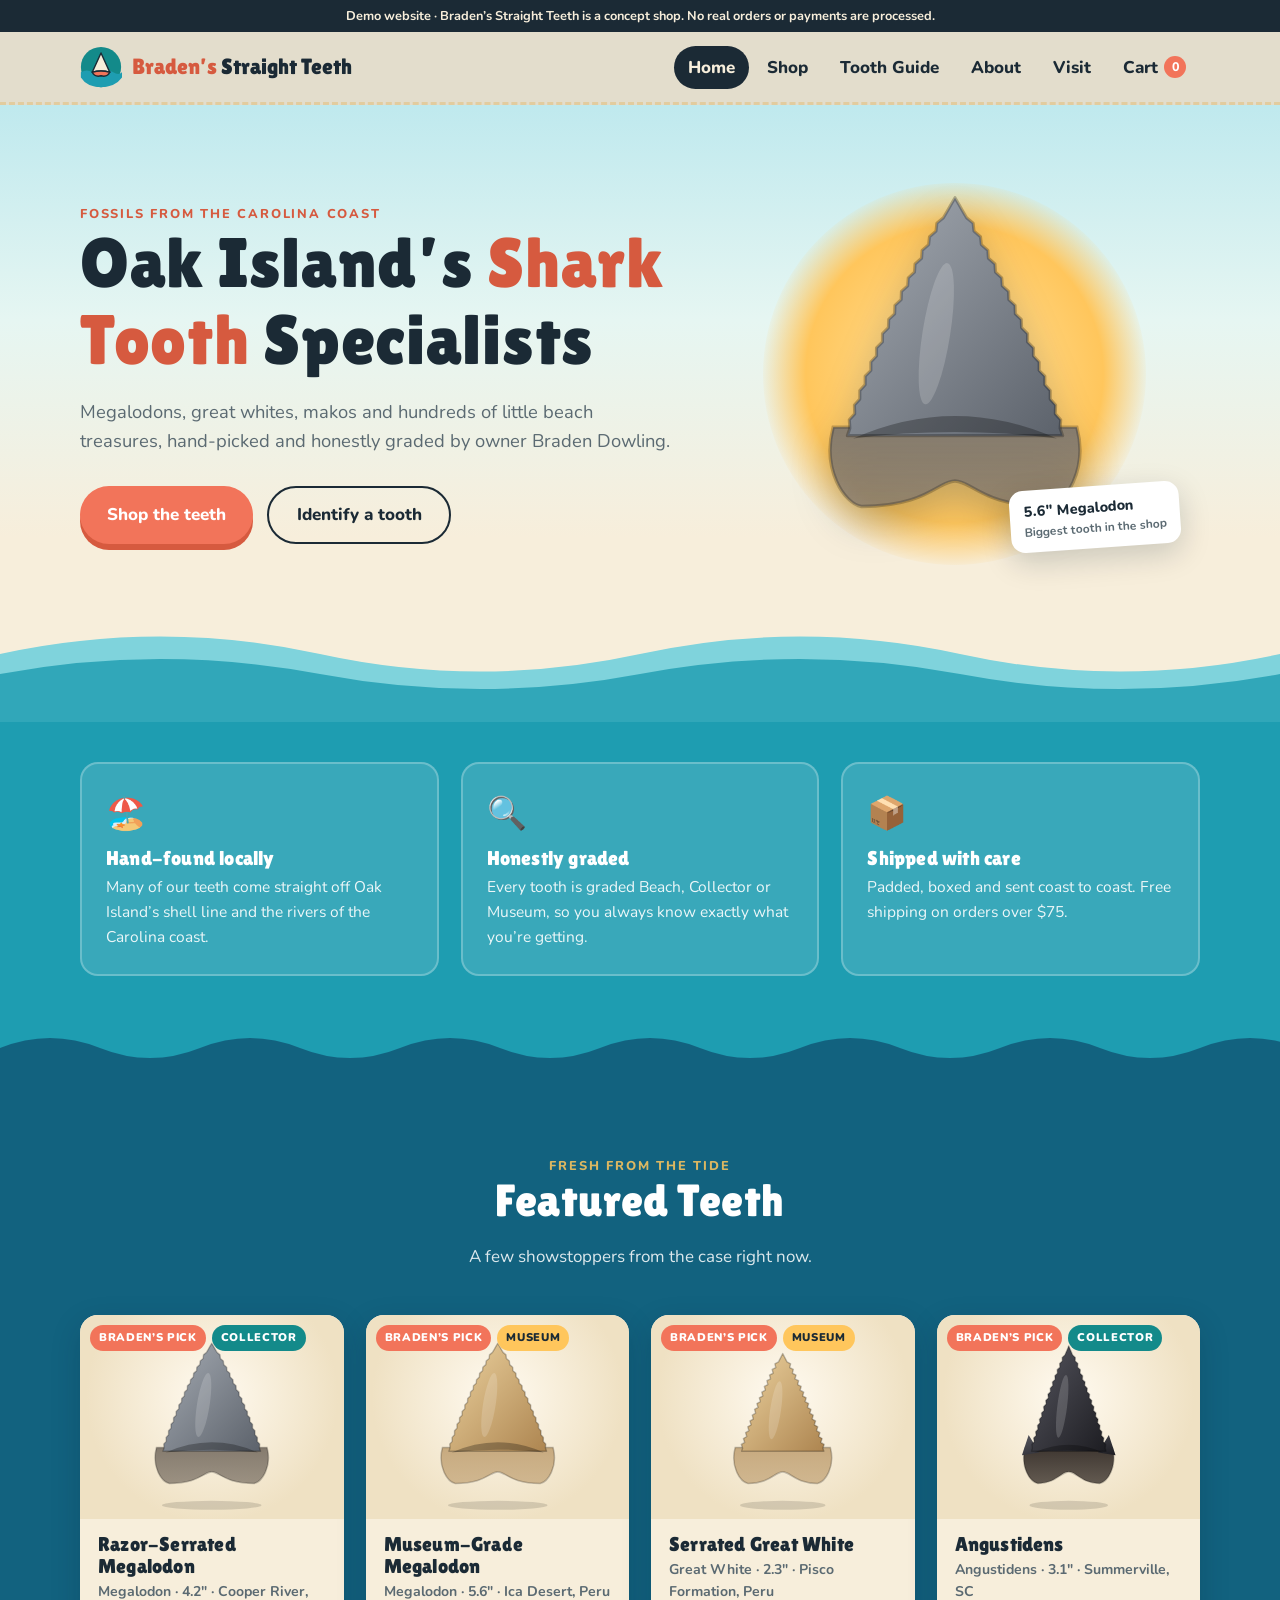
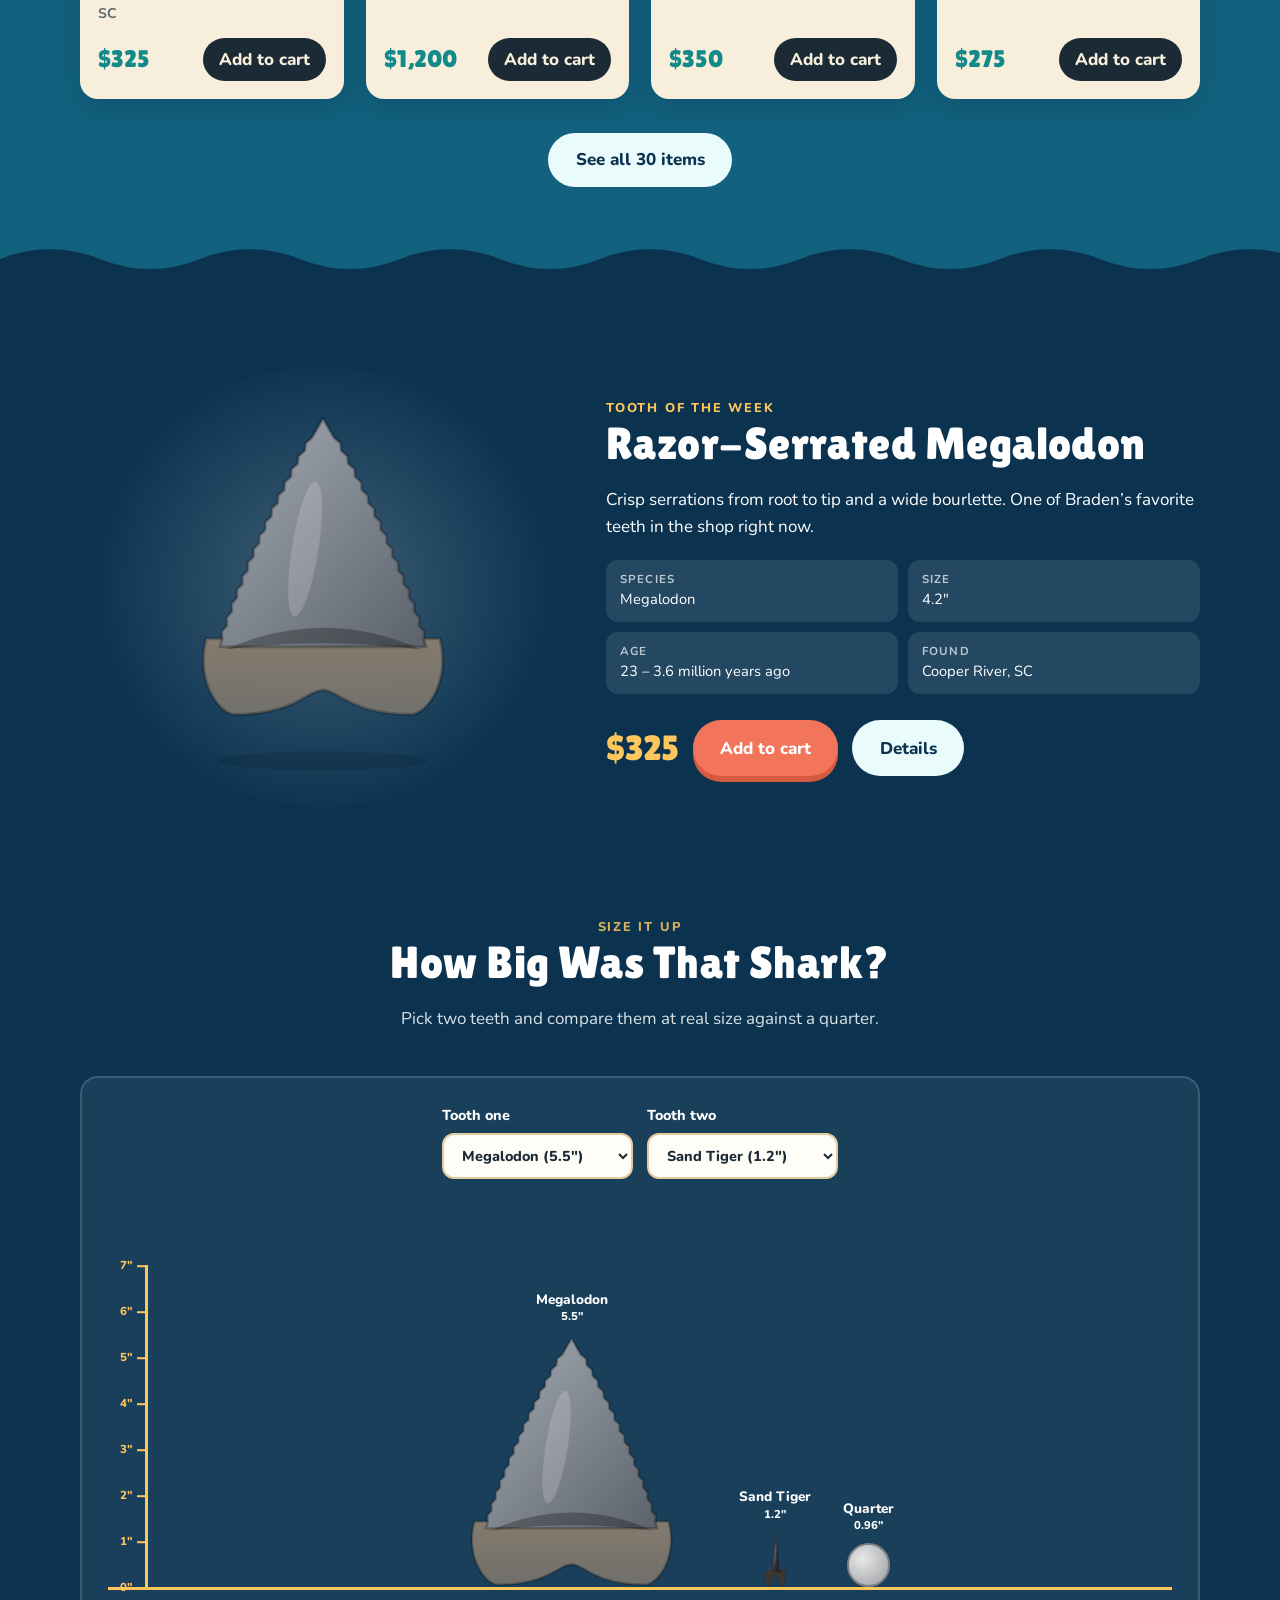
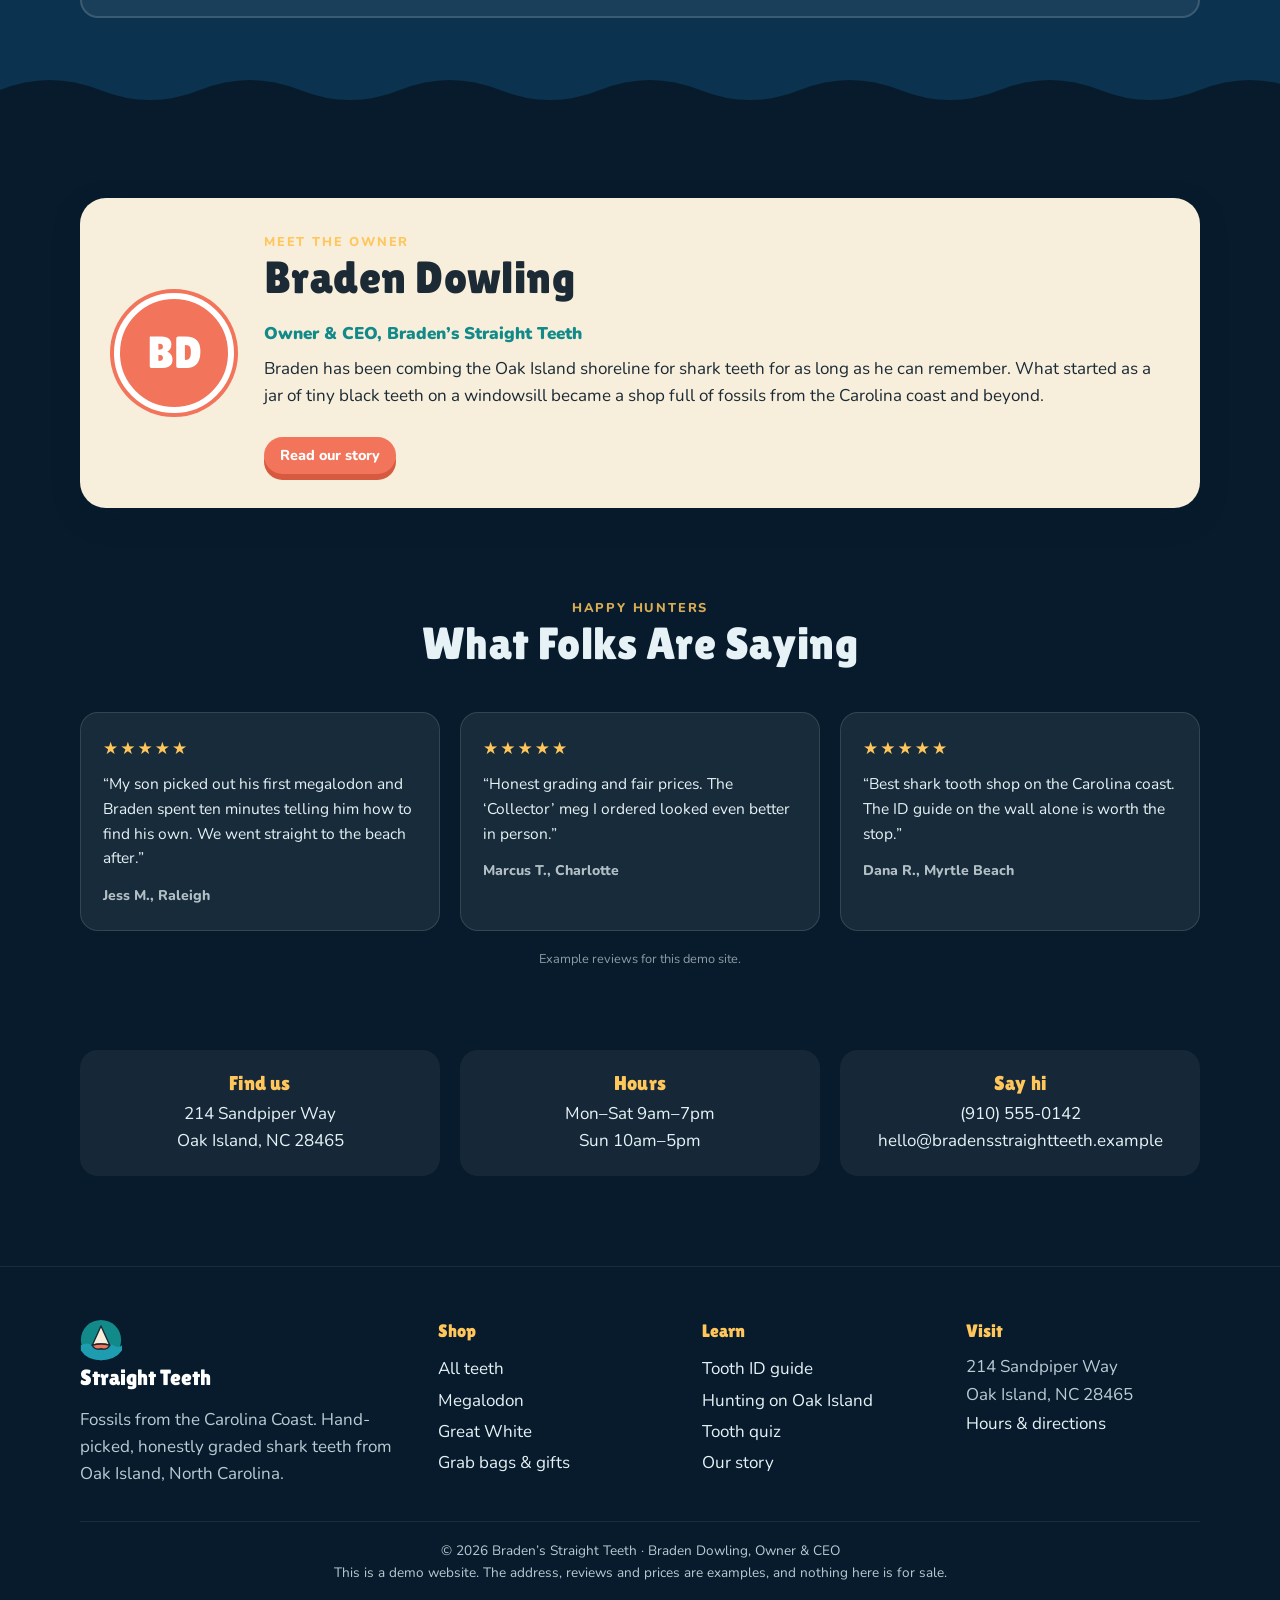
<file: index.html>
<!doctype html>
<html lang="en">
<head>
  <meta charset="utf-8">
  <meta name="viewport" content="width=device-width, initial-scale=1">
  <title>Braden’s Straight Teeth · Shark Teeth on Oak Island, NC</title>
  <meta name="description" content="Braden’s Straight Teeth: fossils from the Carolina Coast. Megalodon, great white, mako and more, hand-picked on Oak Island, NC. (Demo site)">
  <link rel="preconnect" href="https://fonts.googleapis.com">
  <link rel="preconnect" href="https://fonts.gstatic.com" crossorigin>
  <link href="https://fonts.googleapis.com/css2?family=Lilita+One&family=Nunito:wght@400;700;800;900&display=swap" rel="stylesheet">
  <link rel="stylesheet" href="css/style.css">
  <link rel="icon" href="favicon.svg" type="image/svg+xml">
</head>
<body data-page="home">
  <div id="site-header"></div>

  <section class="hero">
    <div class="wrap">
      <div>
        <p class="eyebrow">Fossils from the Carolina Coast</p>
        <h1>Oak Island’s <span>Shark Tooth</span> Specialists</h1>
        <p class="lead">Megalodons, great whites, makos and hundreds of little beach treasures, hand-picked and honestly graded by owner Braden Dowling.</p>
        <div class="hero-actions">
          <a class="btn btn-coral" href="shop.html">Shop the teeth</a>
          <a class="btn btn-ghost" href="guide.html">Identify a tooth</a>
        </div>
      </div>
      <div class="hero-art">
        <div class="sun"></div>
        <div class="tooth" id="hero-tooth"></div>
        <div class="hero-tag">5.6″ Megalodon<small>Biggest tooth in the shop</small></div>
      </div>
    </div>
    <div class="waves" aria-hidden="true">
      <svg viewBox="0 0 1600 120" preserveAspectRatio="none"><path d="M0 50 Q100 15 200 50 T400 50 T600 50 T800 50 T1000 50 T1200 50 T1400 50 T1600 50 V120 H0Z" fill="#7fd3dc"/></svg>
      <svg viewBox="0 0 1600 120" preserveAspectRatio="none"><path d="M0 70 Q100 40 200 70 T400 70 T600 70 T800 70 T1000 70 T1200 70 T1400 70 T1600 70 V120 H0Z" fill="#1e9db1"/></svg>
    </div>
  </section>

  <section class="band shallow flat" style="padding-top:40px">
    <div class="wrap props">
      <div class="prop"><div class="icon">🏖️</div><h3>Hand-found locally</h3><p>Many of our teeth come straight off Oak Island’s shell line and the rivers of the Carolina coast.</p></div>
      <div class="prop"><div class="icon">🔍</div><h3>Honestly graded</h3><p>Every tooth is graded Beach, Collector or Museum, so you always know exactly what you’re getting.</p></div>
      <div class="prop"><div class="icon">📦</div><h3>Shipped with care</h3><p>Padded, boxed and sent coast to coast. Free shipping on orders over $75.</p></div>
    </div>
  </section>

  <section class="band mid">
    <div class="bubbles" data-count="10"></div>
    <div class="wrap">
      <div class="section-head"><p class="eyebrow">Fresh from the tide</p><h2>Featured Teeth</h2><p>A few showstoppers from the case right now.</p></div>
      <div class="grid" id="featured"></div>
      <p style="text-align:center;margin-top:34px"><a class="btn btn-light" href="shop.html">See all 30 items</a></p>
    </div>
  </section>

  <section class="band deep">
    <div class="bubbles" data-count="14"></div>
    <div class="wrap totw">
      <div class="totw-art" id="totw-art"></div>
      <div id="totw-info"></div>
    </div>
  </section>

  <section class="band deep flat" style="padding-top:20px">
    <div class="wrap">
      <div class="section-head"><p class="eyebrow">Size it up</p><h2>How Big Was That Shark?</h2><p>Pick two teeth and compare them at real size against a quarter.</p></div>
      <div class="compare">
        <div class="compare-controls">
          <label>Tooth one <select id="cmp-a"></select></label>
          <label>Tooth two <select id="cmp-b"></select></label>
        </div>
        <div class="stage" id="stage"></div>
      </div>
    </div>
  </section>

  <section class="band abyss">
    <div class="bubbles" data-count="18"></div>
    <div class="wrap">
      <div class="owner">
        <div class="monogram">BD</div>
        <div>
          <p class="eyebrow">Meet the owner</p>
          <h2>Braden Dowling</h2>
          <p class="role">Owner &amp; CEO, Braden’s Straight Teeth</p>
          <p>Braden has been combing the Oak Island shoreline for shark teeth for as long as he can remember. What started as a jar of tiny black teeth on a windowsill became a shop full of fossils from the Carolina coast and beyond.</p><br>
          <a class="btn btn-coral btn-sm" href="about.html">Read our story</a>
        </div>
      </div>

      <div class="section-head" style="margin-top:90px"><p class="eyebrow">Happy hunters</p><h2>What Folks Are Saying</h2></div>
      <div class="reviews" id="reviews"></div>
      <p class="demo-note">Example reviews for this demo site.</p>

      <div class="visit-strip" style="margin-top:80px">
        <div><h3>Find us</h3><p>214 Sandpiper Way<br>Oak Island, NC 28465</p></div>
        <div><h3>Hours</h3><p>Mon–Sat 9am–7pm<br>Sun 10am–5pm</p></div>
        <div><h3>Say hi</h3><p>(910) 555-0142<br>hello@bradensstraightteeth.example</p></div>
      </div>
    </div>
  </section>

  <div id="site-footer"></div>
  <script src="js/data.js"></script>
  <script src="js/teeth.js"></script>
  <script src="js/app.js"></script>
</body>
</html>
</file>
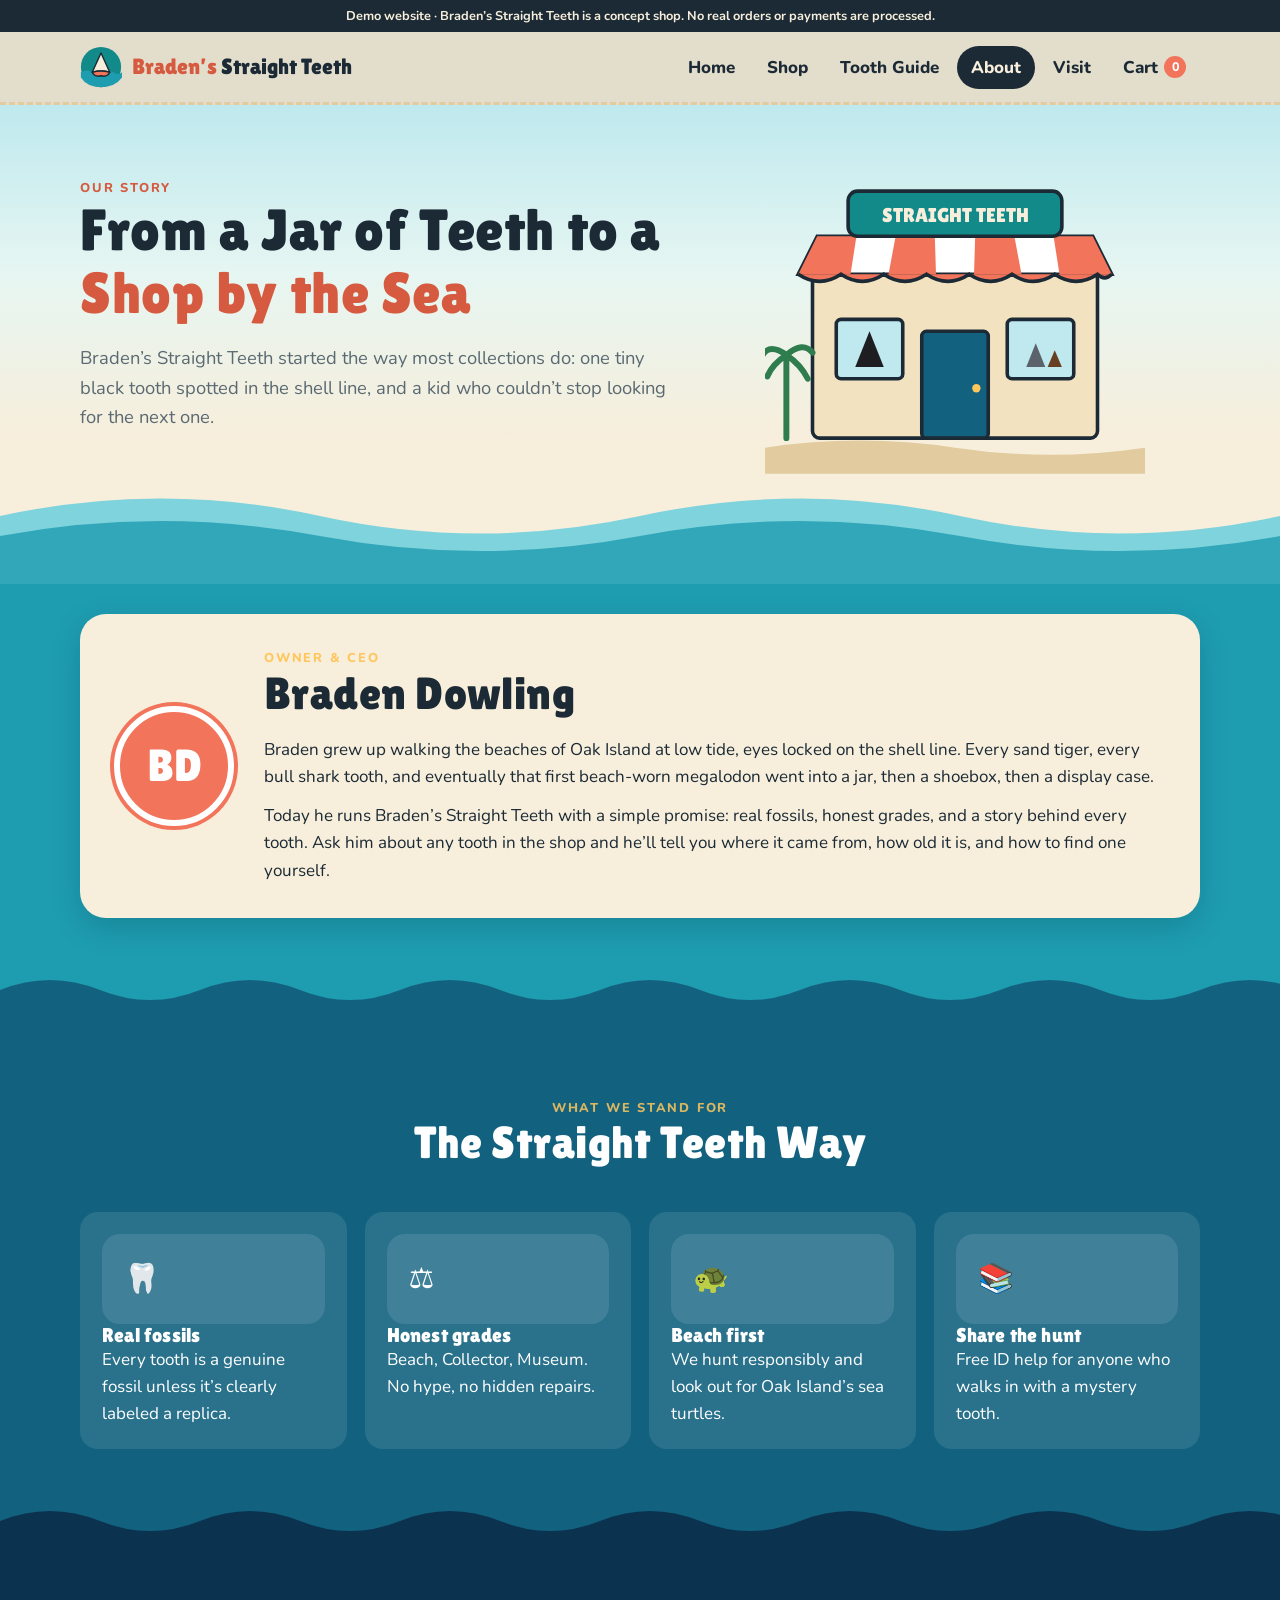
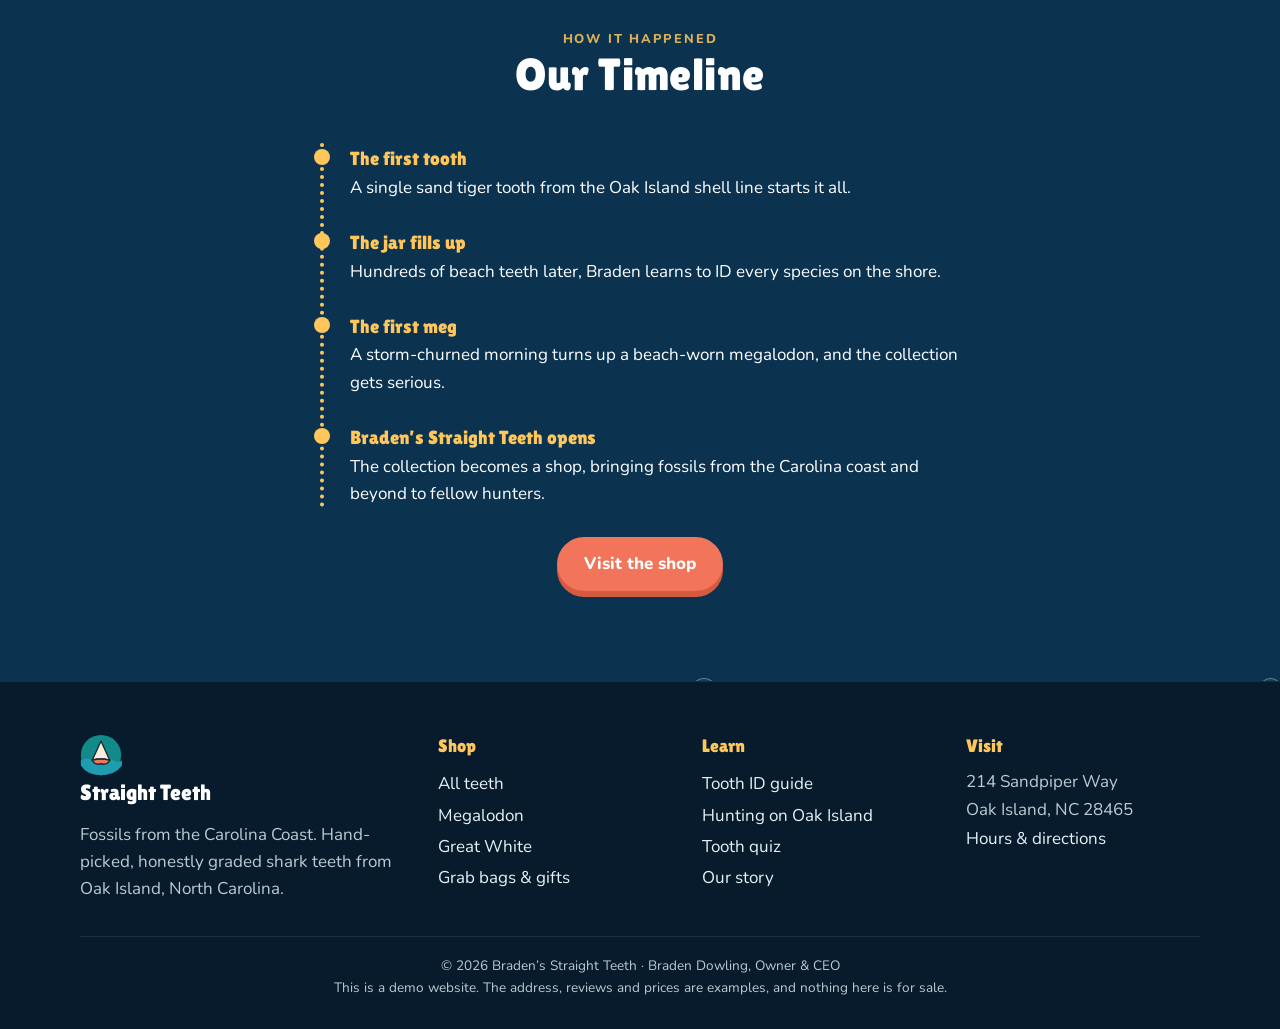
<file: about.html>
<!doctype html>
<html lang="en">
<head>
  <meta charset="utf-8">
  <meta name="viewport" content="width=device-width, initial-scale=1">
  <title>Our Story · Braden’s Straight Teeth</title>
  <meta name="description" content="Meet Braden Dowling, Owner & CEO of Braden’s Straight Teeth on Oak Island, NC. (Demo site)">
  <link rel="preconnect" href="https://fonts.googleapis.com">
  <link rel="preconnect" href="https://fonts.gstatic.com" crossorigin>
  <link href="https://fonts.googleapis.com/css2?family=Lilita+One&family=Nunito:wght@400;700;800;900&display=swap" rel="stylesheet">
  <link rel="stylesheet" href="css/style.css">
  <link rel="icon" href="favicon.svg" type="image/svg+xml">
</head>
<body data-page="about">
  <div id="site-header"></div>

  <section class="hero page-hero">
    <div class="wrap">
      <div>
        <p class="eyebrow">Our Story</p>
        <h1>From a Jar of Teeth to a <span>Shop by the Sea</span></h1>
        <p class="lead">Braden’s Straight Teeth started the way most collections do: one tiny black tooth spotted in the shell line, and a kid who couldn’t stop looking for the next one.</p>
      </div>
      <div class="hero-art">
        <svg viewBox="0 0 320 260" xmlns="http://www.w3.org/2000/svg" role="img" aria-label="Illustration of the Braden Tooth and Tide beach shop" style="width:min(380px,90%)">
          <rect x="40" y="90" width="240" height="140" rx="6" fill="#f2e2bf" stroke="#1b2a35" stroke-width="3"/>
          <path d="M28 92 L292 92 L276 60 L44 60Z" fill="#fff" stroke="#1b2a35" stroke-width="3"/>
          <g fill="#f2745a"><path d="M44 60 L77 60 L72 92 L28 92Z"/><path d="M110 60 L143 60 L144 92 L104 92Z"/><path d="M177 60 L210 60 L216 92 L176 92Z"/><path d="M243 60 L276 60 L292 92 L248 92Z"/></g>
          <path d="M28 92 Q46 104 64 92 Q82 104 100 92 Q118 104 136 92 Q154 104 172 92 Q190 104 208 92 Q226 104 244 92 Q262 104 280 92 Q286 98 292 92" fill="#f2745a" stroke="#1b2a35" stroke-width="3"/>
          <rect x="70" y="22" width="180" height="38" rx="8" fill="#138a8a" stroke="#1b2a35" stroke-width="3"/>
          <text x="160" y="48" text-anchor="middle" font-family="Lilita One, sans-serif" font-size="17" fill="#f7eedb">STRAIGHT TEETH</text>
          <rect x="132" y="140" width="56" height="90" rx="4" fill="#12627f" stroke="#1b2a35" stroke-width="3"/>
          <circle cx="178" cy="188" r="3.5" fill="#ffc65c"/>
          <rect x="60" y="130" width="56" height="50" rx="4" fill="#bfe9ee" stroke="#1b2a35" stroke-width="3"/>
          <rect x="204" y="130" width="56" height="50" rx="4" fill="#bfe9ee" stroke="#1b2a35" stroke-width="3"/>
          <path d="M76 170 L88 140 L100 170Z" fill="#1d1d22"/><path d="M220 170 L228 150 L236 170Z" fill="#5c626b"/><path d="M238 170 L244 156 L250 170Z" fill="#673f22"/>
          <path d="M0 238 Q80 226 160 238 T320 238 V260 H0Z" fill="#e2cc9f"/>
          <path d="M18 230 L18 160 M18 160 Q4 150 -2 160 M18 160 Q32 148 40 158 M18 160 Q6 168 2 178 M18 160 Q30 168 36 180" stroke="#2f7d4f" stroke-width="5" fill="none" stroke-linecap="round"/>
        </svg>
      </div>
    </div>
    <div class="waves" aria-hidden="true">
      <svg viewBox="0 0 1600 120" preserveAspectRatio="none"><path d="M0 50 Q100 15 200 50 T400 50 T600 50 T800 50 T1000 50 T1200 50 T1400 50 T1600 50 V120 H0Z" fill="#7fd3dc"/></svg>
      <svg viewBox="0 0 1600 120" preserveAspectRatio="none"><path d="M0 70 Q100 40 200 70 T400 70 T600 70 T800 70 T1000 70 T1200 70 T1400 70 T1600 70 V120 H0Z" fill="#1e9db1"/></svg>
    </div>
  </section>

  <section class="band shallow flat" style="padding-top:30px">
    <div class="wrap">
      <div class="owner">
        <div class="monogram">BD</div>
        <div>
          <p class="eyebrow">Owner &amp; CEO</p>
          <h2>Braden Dowling</h2>
          <p>Braden grew up walking the beaches of Oak Island at low tide, eyes locked on the shell line. Every sand tiger, every bull shark tooth, and eventually that first beach-worn megalodon went into a jar, then a shoebox, then a display case.</p>
          <p style="margin-top:12px">Today he runs Braden’s Straight Teeth with a simple promise: real fossils, honest grades, and a story behind every tooth. Ask him about any tooth in the shop and he’ll tell you where it came from, how old it is, and how to find one yourself.</p>
        </div>
      </div>
    </div>
  </section>

  <section class="band mid">
    <div class="bubbles" data-count="10"></div>
    <div class="wrap">
      <div class="section-head"><p class="eyebrow">What we stand for</p><h2>The Straight Teeth Way</h2></div>
      <div class="values">
        <div><div class="icon">🦷</div><h3>Real fossils</h3><p>Every tooth is a genuine fossil unless it’s clearly labeled a replica.</p></div>
        <div><div class="icon">⚖️</div><h3>Honest grades</h3><p>Beach, Collector, Museum. No hype, no hidden repairs.</p></div>
        <div><div class="icon">🐢</div><h3>Beach first</h3><p>We hunt responsibly and look out for Oak Island’s sea turtles.</p></div>
        <div><div class="icon">📚</div><h3>Share the hunt</h3><p>Free ID help for anyone who walks in with a mystery tooth.</p></div>
      </div>
    </div>
  </section>

  <section class="band deep">
    <div class="bubbles" data-count="14"></div>
    <div class="wrap">
      <div class="section-head"><p class="eyebrow">How it happened</p><h2>Our Timeline</h2></div>
      <ul class="timeline">
        <li><b>The first tooth</b><p>A single sand tiger tooth from the Oak Island shell line starts it all.</p></li>
        <li><b>The jar fills up</b><p>Hundreds of beach teeth later, Braden learns to ID every species on the shore.</p></li>
        <li><b>The first meg</b><p>A storm-churned morning turns up a beach-worn megalodon, and the collection gets serious.</p></li>
        <li><b>Braden’s Straight Teeth opens</b><p>The collection becomes a shop, bringing fossils from the Carolina coast and beyond to fellow hunters.</p></li>
      </ul>
      <p style="text-align:center;margin-top:30px"><a class="btn btn-coral" href="shop.html">Visit the shop</a></p>
    </div>
  </section>

  <div id="site-footer"></div>
  <script src="js/data.js"></script>
  <script src="js/teeth.js"></script>
  <script src="js/app.js"></script>
</body>
</html>
</file>
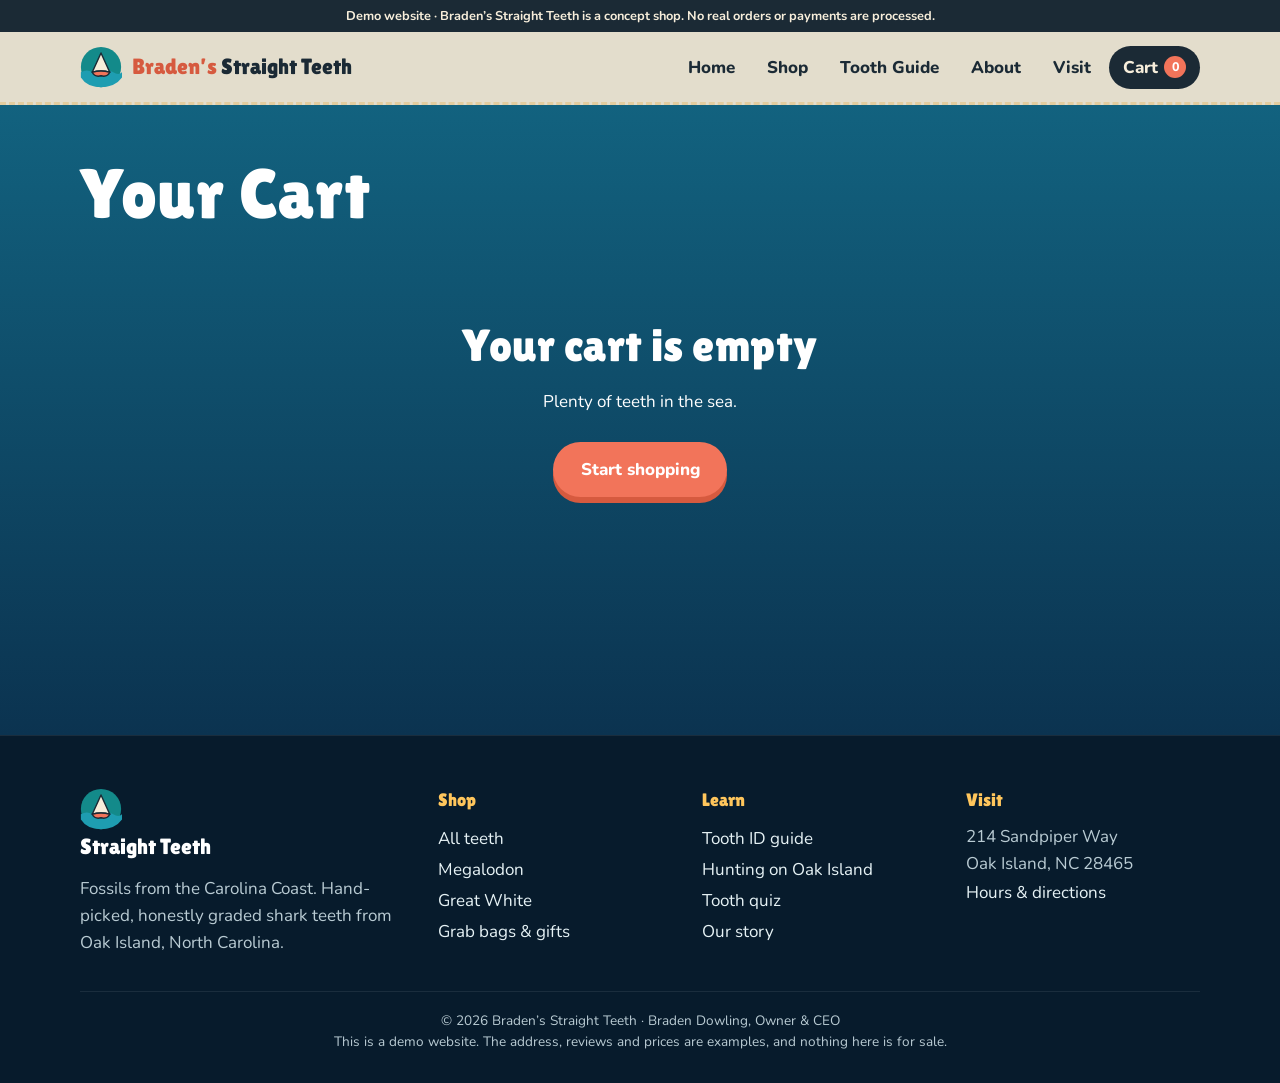
<file: cart.html>
<!doctype html>
<html lang="en">
<head>
  <meta charset="utf-8">
  <meta name="viewport" content="width=device-width, initial-scale=1">
  <title>Your Cart · Braden’s Straight Teeth</title>
  <link rel="preconnect" href="https://fonts.googleapis.com">
  <link rel="preconnect" href="https://fonts.gstatic.com" crossorigin>
  <link href="https://fonts.googleapis.com/css2?family=Lilita+One&family=Nunito:wght@400;700;800;900&display=swap" rel="stylesheet">
  <link rel="stylesheet" href="css/style.css">
  <link rel="icon" href="favicon.svg" type="image/svg+xml">
</head>
<body data-page="cart">
  <div id="site-header"></div>

  <section class="band deep flat" style="padding-top:50px;min-height:70vh;background:linear-gradient(180deg,var(--mid),var(--deep))">
    <div class="bubbles" data-count="12"></div>
    <div class="wrap">
      <h1 style="color:#fff;margin-bottom:28px">Your Cart</h1>
      <div id="cart"></div>
    </div>
  </section>

  <div class="modal" id="modal" role="dialog" aria-modal="true" aria-labelledby="modal-title">
    <div class="modal-box">
      <div style="font-size:3rem">🦈</div>
      <h2 id="modal-title">Thanks for shopping!</h2>
      <p>This is a <b>demo store</b>, so no order was placed and no payment was taken. If Braden’s Straight Teeth were real, your teeth would be on their way.</p>
      <button class="btn btn-coral" id="clear-cart" data-close>Empty cart</button>
      <button class="btn btn-ghost" data-close>Keep browsing</button>
    </div>
  </div>

  <div id="site-footer"></div>
  <script src="js/data.js"></script>
  <script src="js/teeth.js"></script>
  <script src="js/app.js"></script>
</body>
</html>
</file>
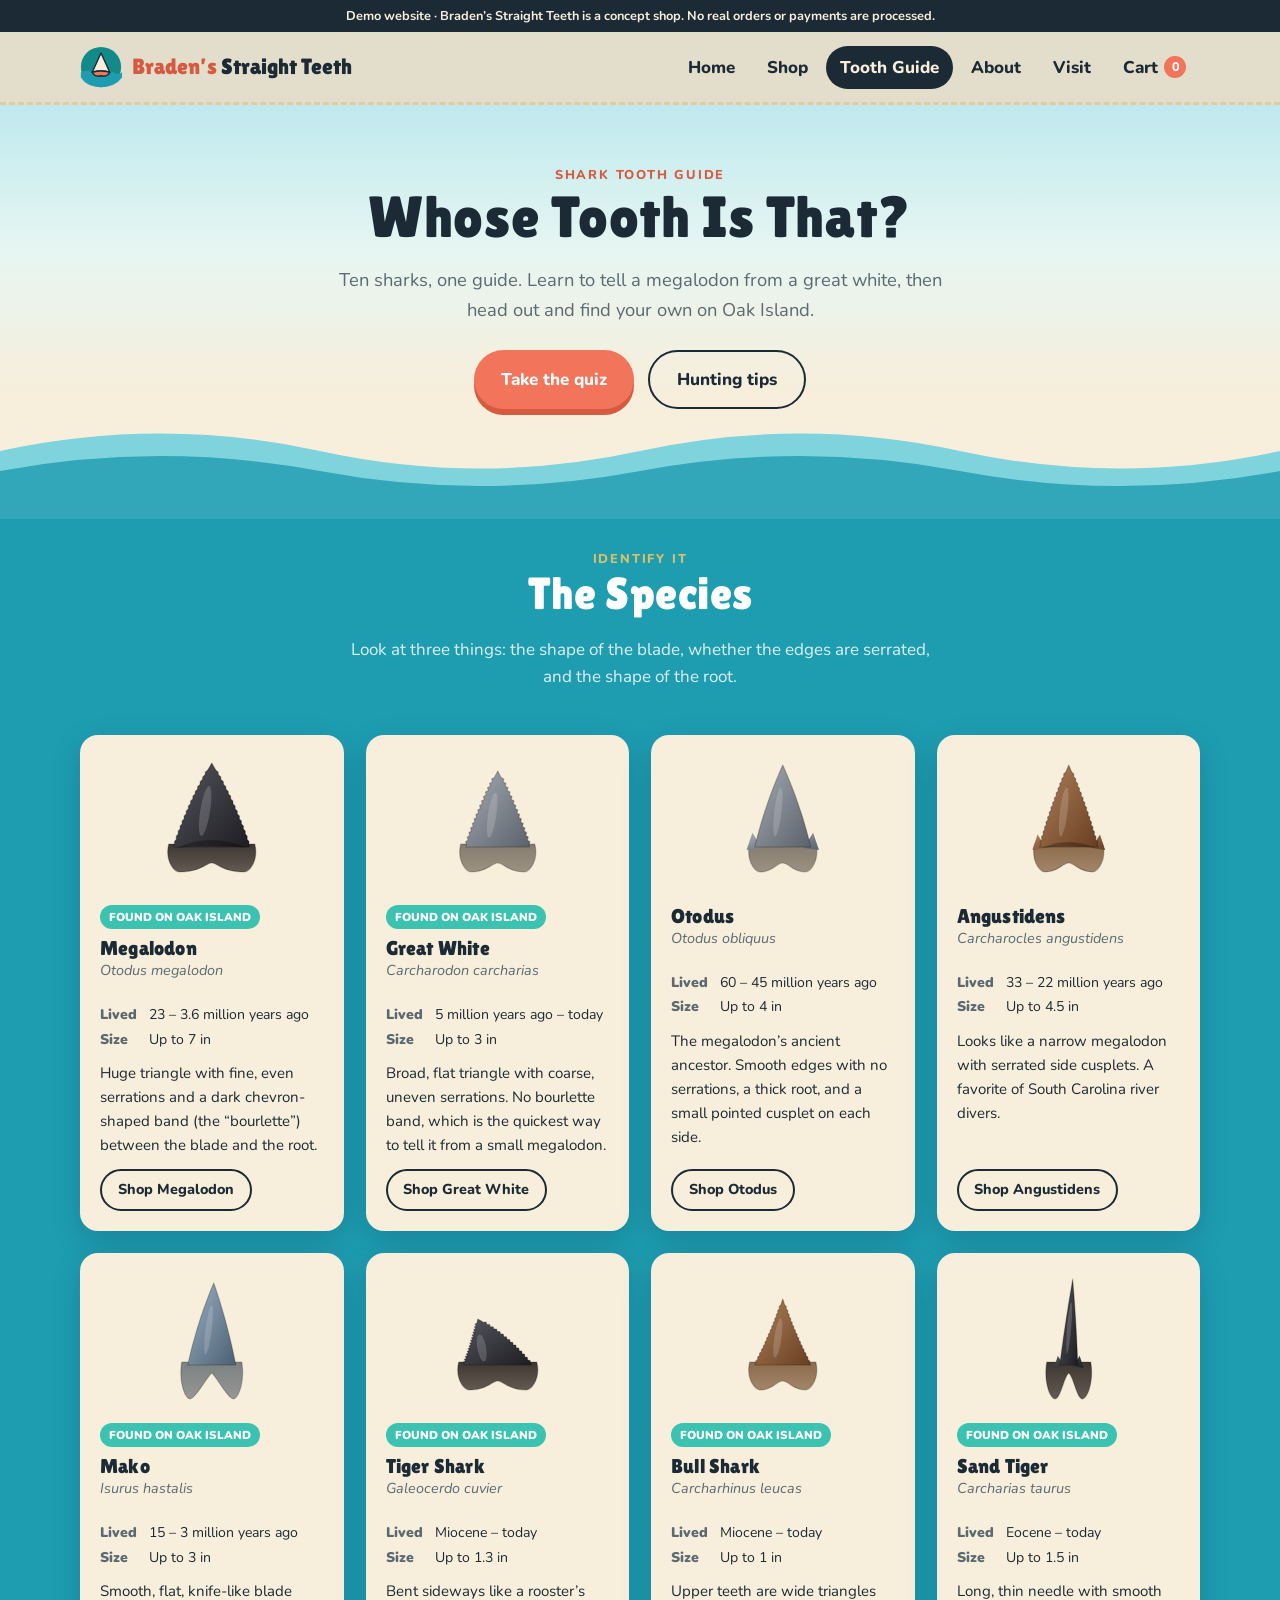
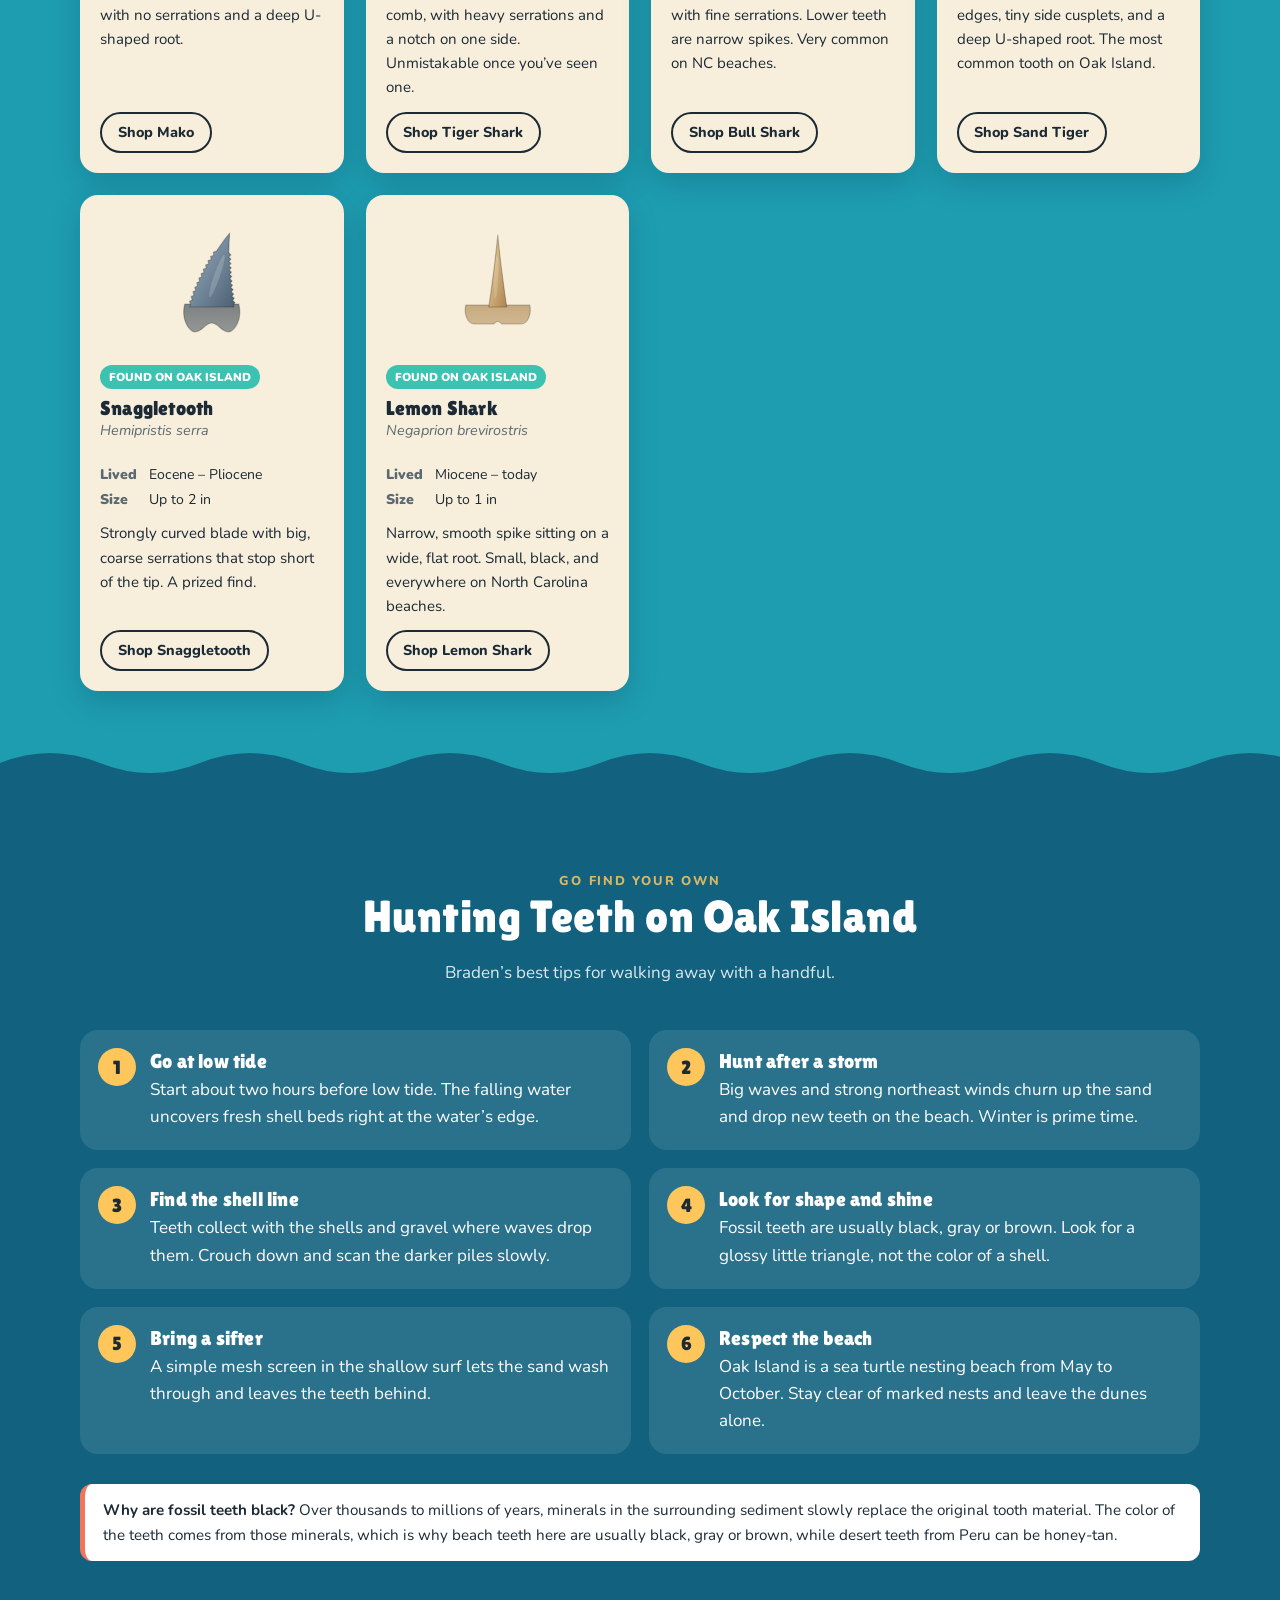
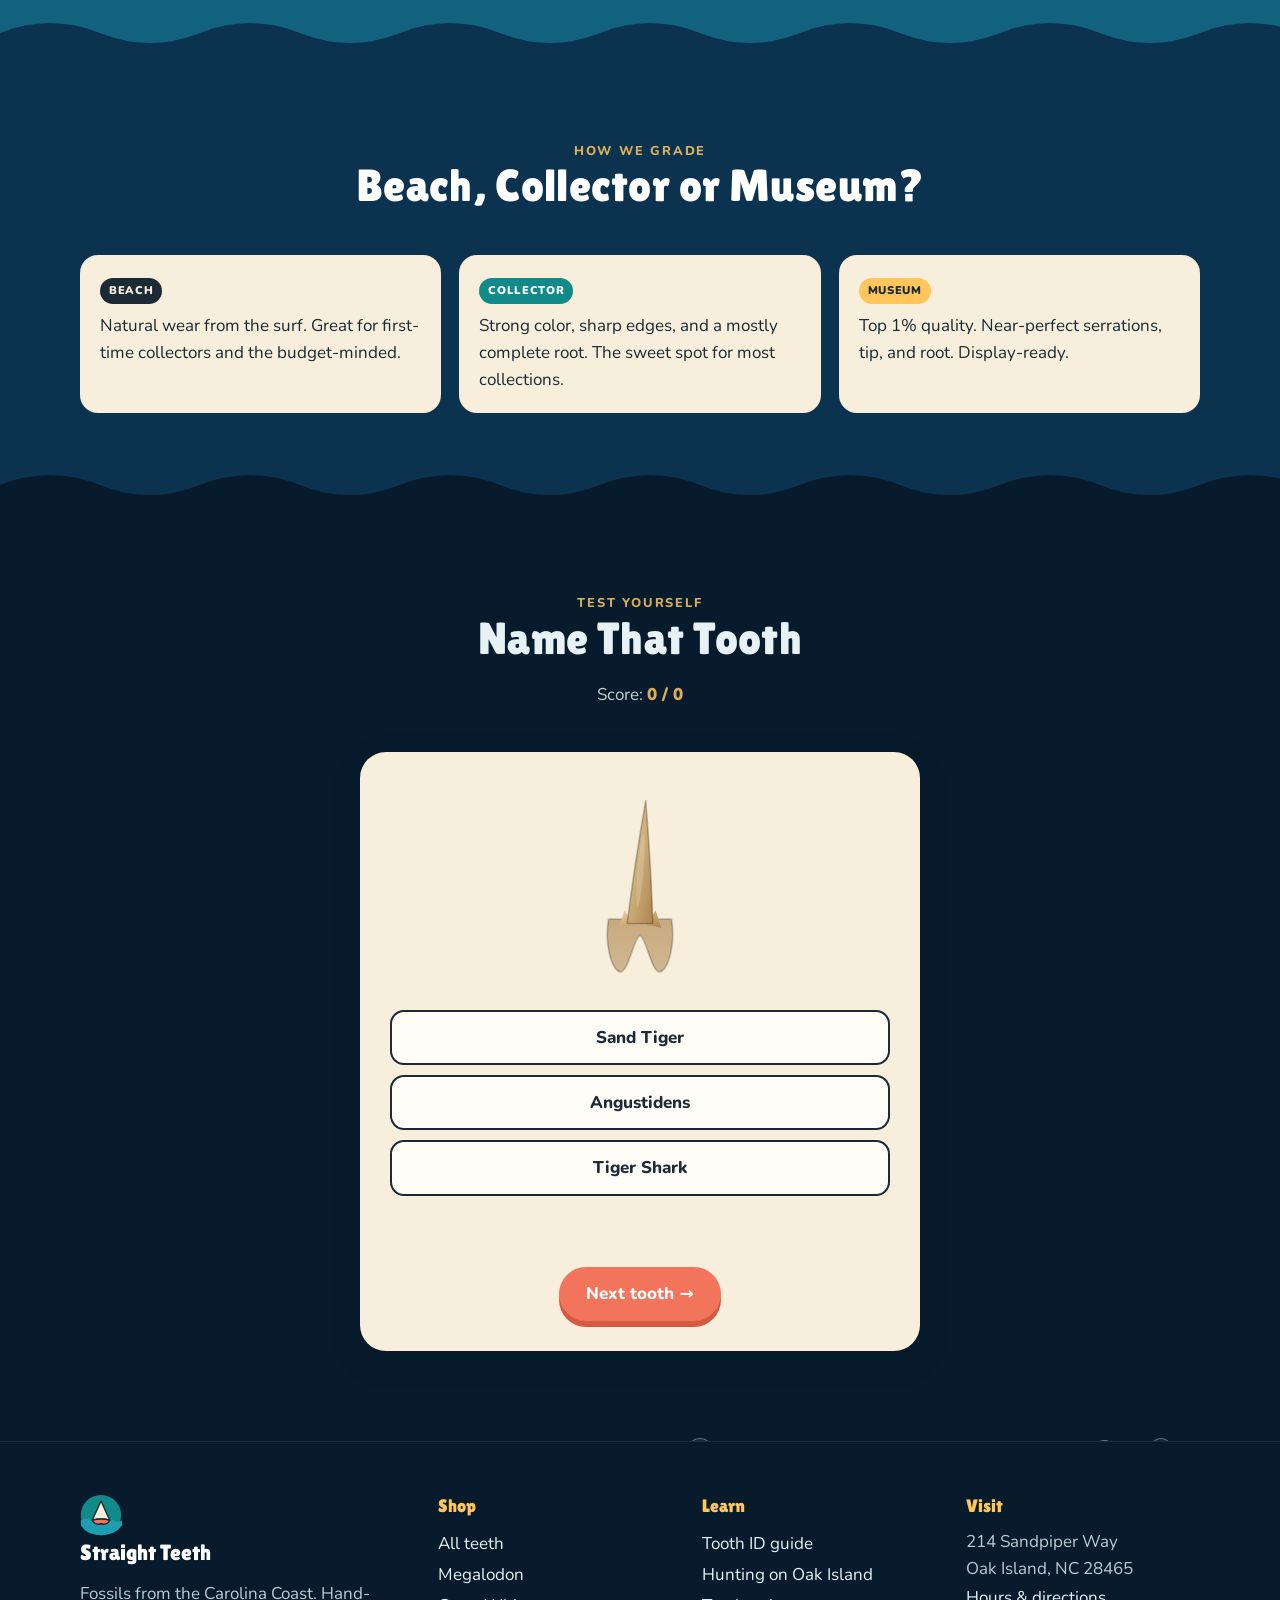
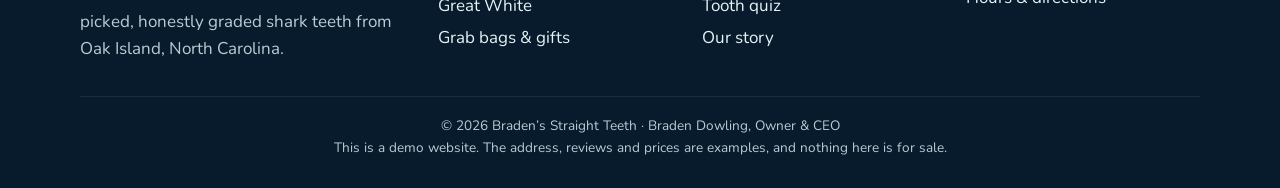
<file: guide.html>
<!doctype html>
<html lang="en">
<head>
  <meta charset="utf-8">
  <meta name="viewport" content="width=device-width, initial-scale=1">
  <title>Shark Tooth ID Guide · Braden’s Straight Teeth</title>
  <meta name="description" content="How to identify megalodon, great white, mako, tiger, sand tiger and more, plus tips for hunting shark teeth on Oak Island, NC.">
  <link rel="preconnect" href="https://fonts.googleapis.com">
  <link rel="preconnect" href="https://fonts.gstatic.com" crossorigin>
  <link href="https://fonts.googleapis.com/css2?family=Lilita+One&family=Nunito:wght@400;700;800;900&display=swap" rel="stylesheet">
  <link rel="stylesheet" href="css/style.css">
  <link rel="icon" href="favicon.svg" type="image/svg+xml">
</head>
<body data-page="guide">
  <div id="site-header"></div>

  <section class="hero page-hero">
    <div class="wrap" style="grid-template-columns:1fr;text-align:center">
      <div>
        <p class="eyebrow">Shark Tooth Guide</p>
        <h1>Whose Tooth Is That?</h1>
        <p class="lead" style="margin:16px auto 0">Ten sharks, one guide. Learn to tell a megalodon from a great white, then head out and find your own on Oak Island.</p>
        <div class="hero-actions" style="justify-content:center;margin-top:26px">
          <a class="btn btn-coral" href="#quiz">Take the quiz</a>
          <a class="btn btn-ghost" href="#hunt">Hunting tips</a>
        </div>
      </div>
    </div>
    <div class="waves" aria-hidden="true">
      <svg viewBox="0 0 1600 120" preserveAspectRatio="none"><path d="M0 50 Q100 15 200 50 T400 50 T600 50 T800 50 T1000 50 T1200 50 T1400 50 T1600 50 V120 H0Z" fill="#7fd3dc"/></svg>
      <svg viewBox="0 0 1600 120" preserveAspectRatio="none"><path d="M0 70 Q100 40 200 70 T400 70 T600 70 T800 70 T1000 70 T1200 70 T1400 70 T1600 70 V120 H0Z" fill="#1e9db1"/></svg>
    </div>
  </section>

  <section class="band shallow flat" style="padding-top:30px">
    <div class="wrap">
      <div class="section-head"><p class="eyebrow">Identify it</p><h2>The Species</h2><p>Look at three things: the shape of the blade, whether the edges are serrated, and the shape of the root.</p></div>
      <div class="species-grid" id="species-grid"></div>
    </div>
  </section>

  <section class="band mid" id="hunt">
    <div class="bubbles" data-count="12"></div>
    <div class="wrap">
      <div class="section-head"><p class="eyebrow">Go find your own</p><h2>Hunting Teeth on Oak Island</h2><p>Braden’s best tips for walking away with a handful.</p></div>
      <ol class="tips">
        <li><h3>Go at low tide</h3><p>Start about two hours before low tide. The falling water uncovers fresh shell beds right at the water’s edge.</p></li>
        <li><h3>Hunt after a storm</h3><p>Big waves and strong northeast winds churn up the sand and drop new teeth on the beach. Winter is prime time.</p></li>
        <li><h3>Find the shell line</h3><p>Teeth collect with the shells and gravel where waves drop them. Crouch down and scan the darker piles slowly.</p></li>
        <li><h3>Look for shape and shine</h3><p>Fossil teeth are usually black, gray or brown. Look for a glossy little triangle, not the color of a shell.</p></li>
        <li><h3>Bring a sifter</h3><p>A simple mesh screen in the shallow surf lets the sand wash through and leaves the teeth behind.</p></li>
        <li><h3>Respect the beach</h3><p>Oak Island is a sea turtle nesting beach from May to October. Stay clear of marked nests and leave the dunes alone.</p></li>
      </ol>
      <div class="note" style="margin-top:30px;color:var(--ink)"><b>Why are fossil teeth black?</b> Over thousands to millions of years, minerals in the surrounding sediment slowly replace the original tooth material. The color of the teeth comes from those minerals, which is why beach teeth here are usually black, gray or brown, while desert teeth from Peru can be honey-tan.</div>
    </div>
  </section>

  <section class="band deep">
    <div class="wrap">
      <div class="section-head"><p class="eyebrow">How we grade</p><h2>Beach, Collector or Museum?</h2></div>
      <div class="grades" id="grades" style="color:var(--ink)"></div>
    </div>
  </section>

  <section class="band abyss" id="quiz">
    <div class="bubbles" data-count="16"></div>
    <div class="wrap">
      <div class="section-head"><p class="eyebrow">Test yourself</p><h2>Name That Tooth</h2><p>Score: <span class="score" id="quiz-score" style="color:var(--sun)">0 / 0</span></p></div>
      <div class="quiz">
        <div id="quiz-art"></div>
        <div class="quiz-options" id="quiz-options"></div>
        <p class="quiz-feedback" id="quiz-feedback"></p>
        <button class="btn btn-coral" id="quiz-next" hidden>Next tooth →</button>
      </div>
    </div>
  </section>

  <div id="site-footer"></div>
  <script src="js/data.js"></script>
  <script src="js/teeth.js"></script>
  <script src="js/app.js"></script>
</body>
</html>
</file>
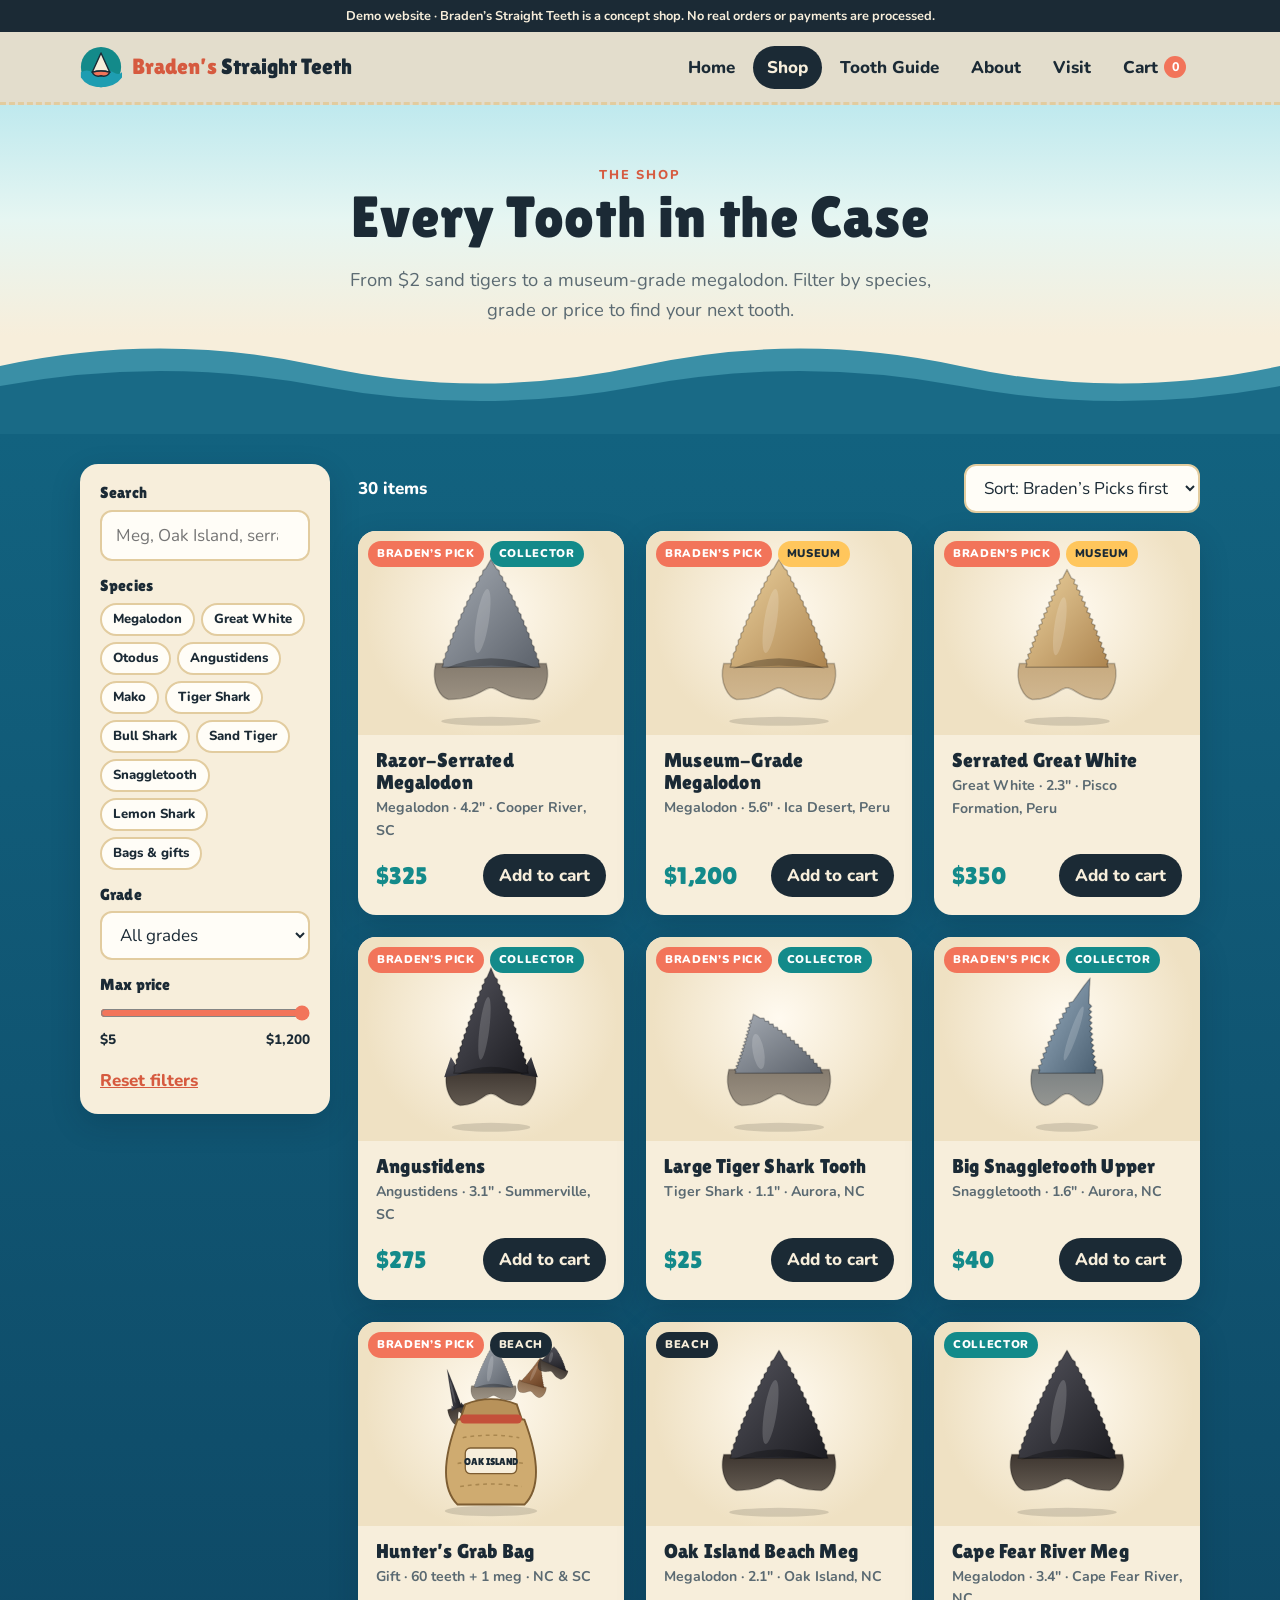
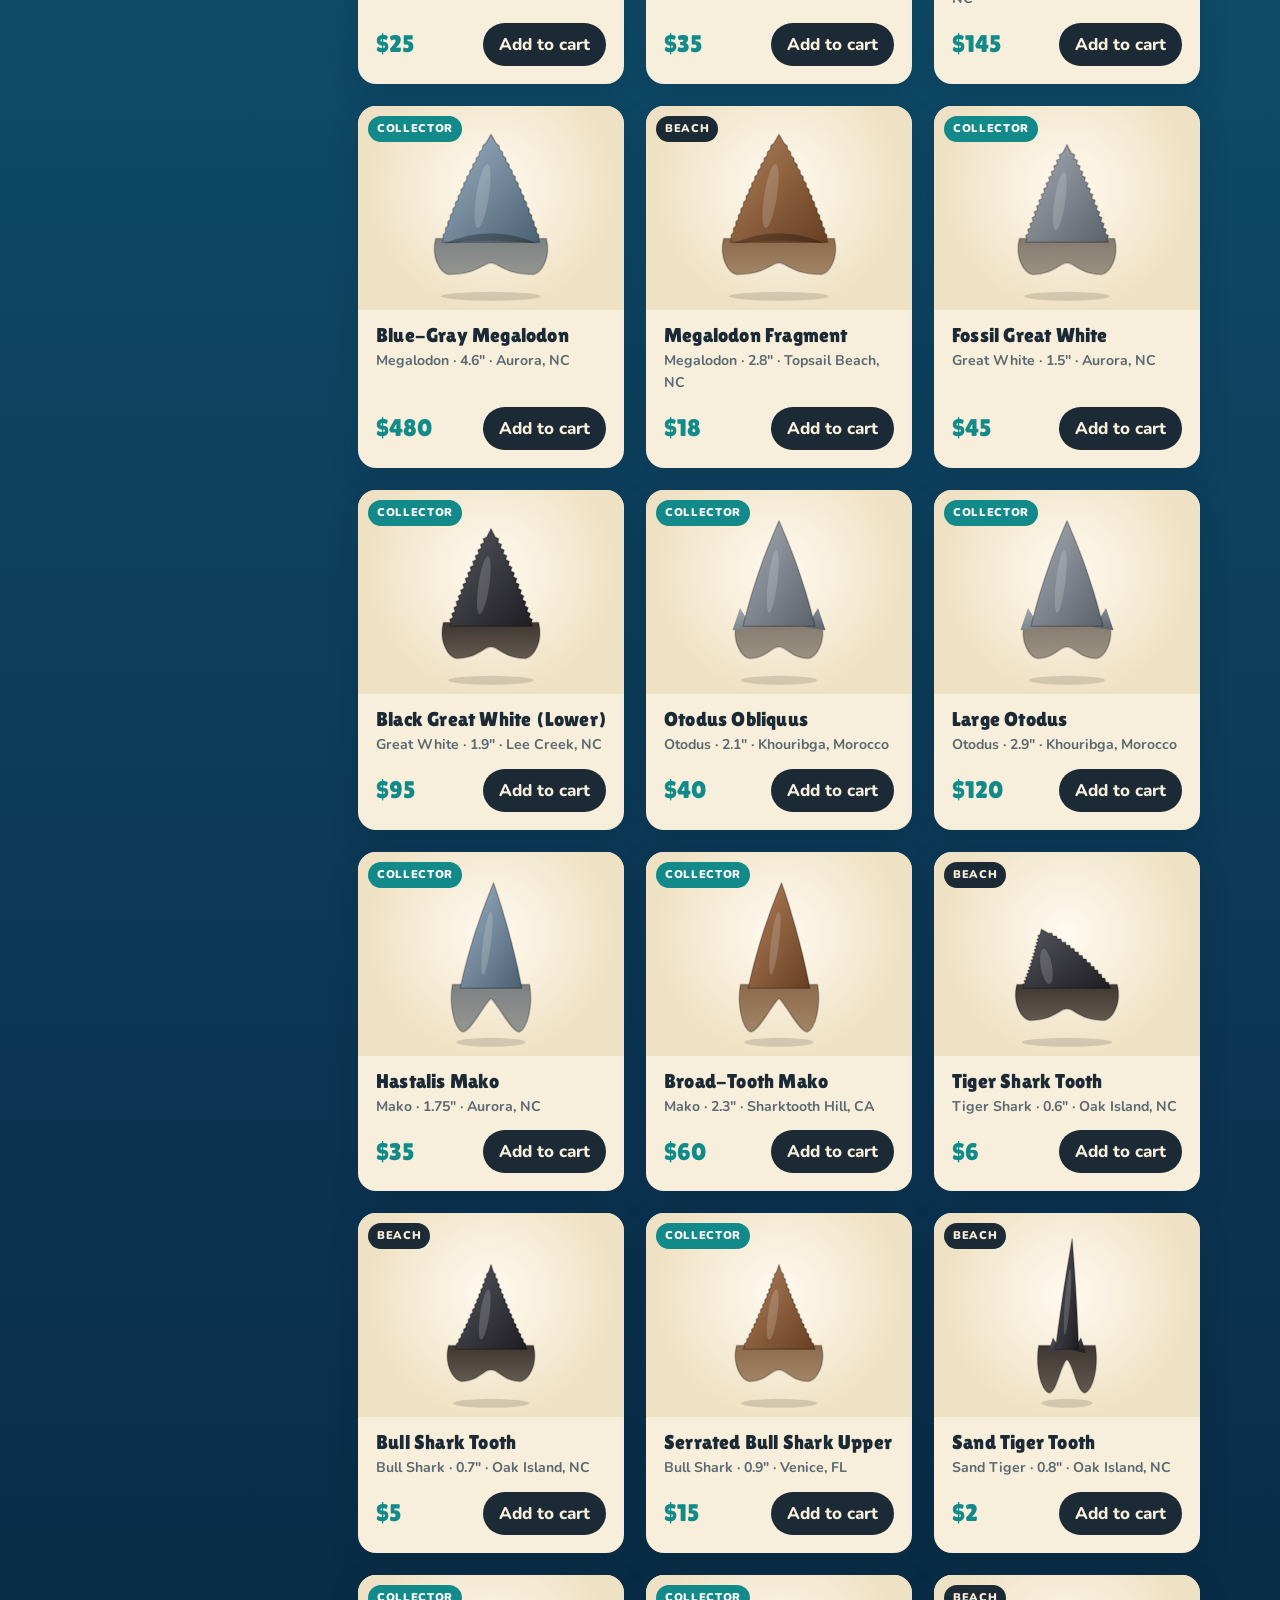
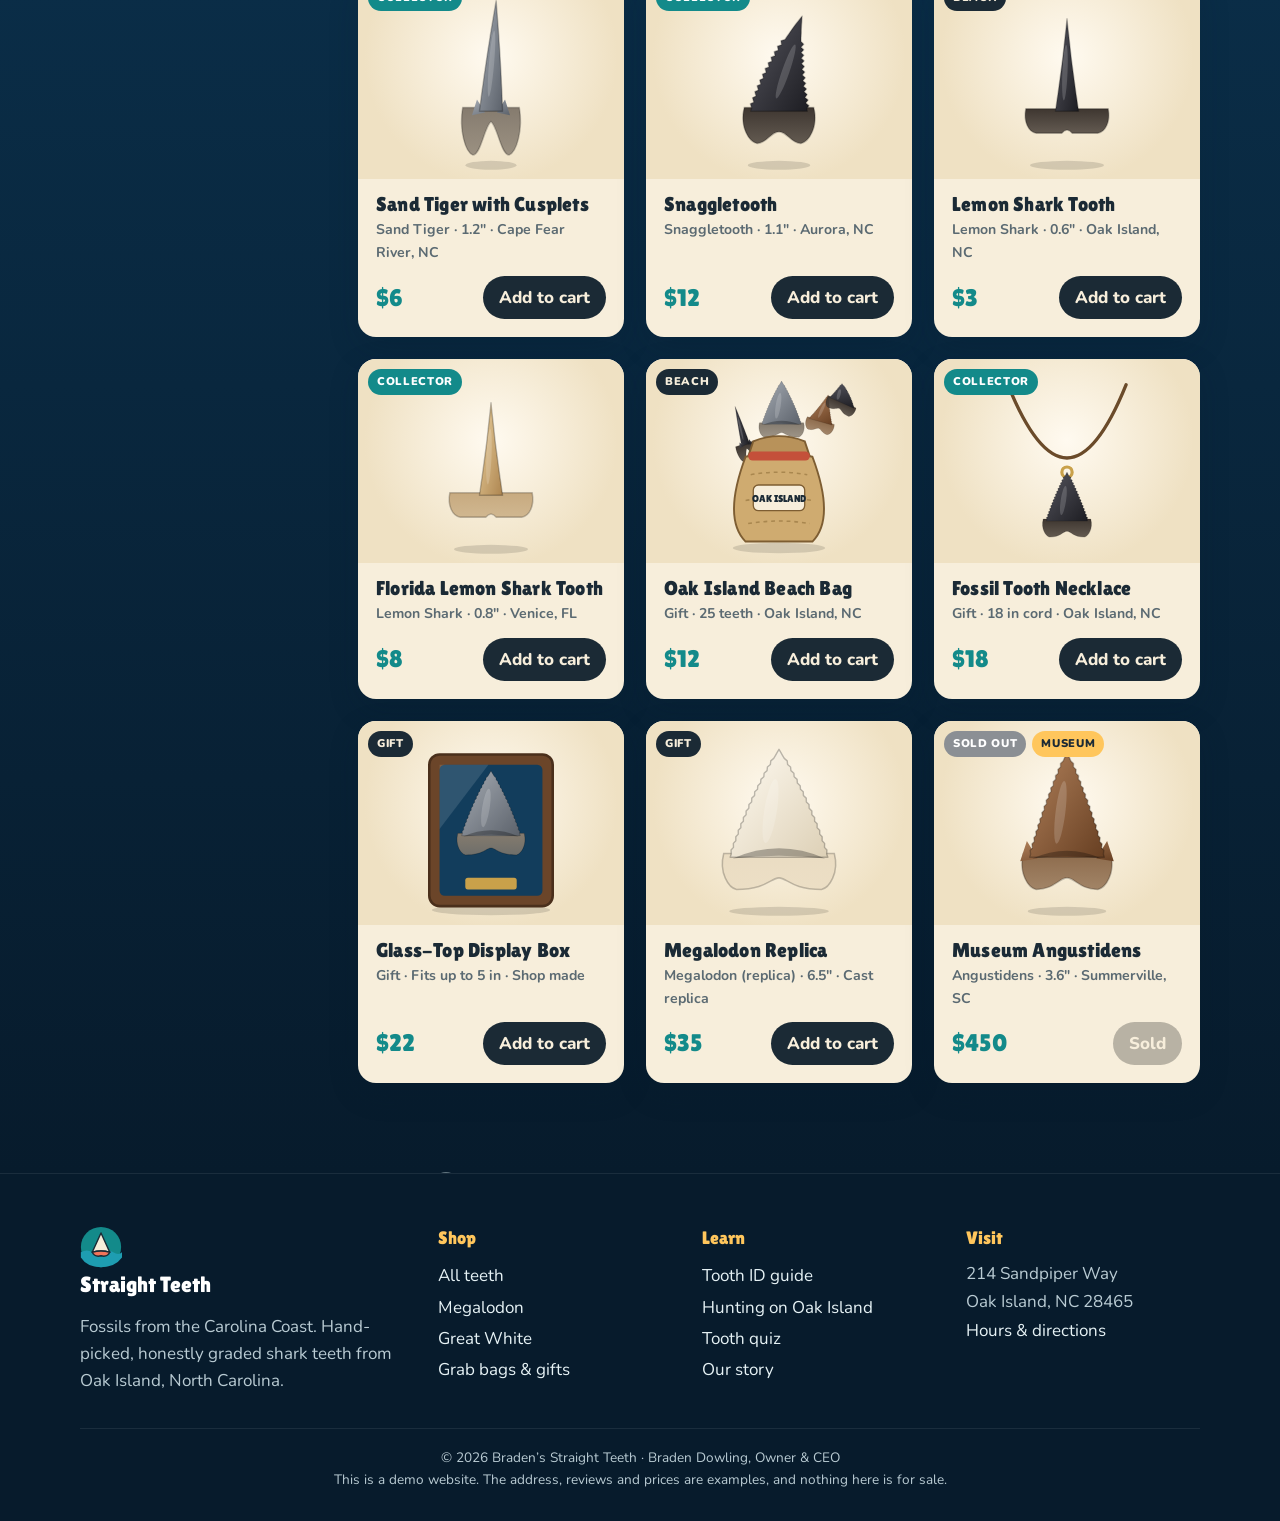
<file: shop.html>
<!doctype html>
<html lang="en">
<head>
  <meta charset="utf-8">
  <meta name="viewport" content="width=device-width, initial-scale=1">
  <title>Shop Shark Teeth · Braden’s Straight Teeth</title>
  <meta name="description" content="Shop megalodon, great white, mako, tiger and sand tiger shark teeth. (Demo site)">
  <link rel="preconnect" href="https://fonts.googleapis.com">
  <link rel="preconnect" href="https://fonts.gstatic.com" crossorigin>
  <link href="https://fonts.googleapis.com/css2?family=Lilita+One&family=Nunito:wght@400;700;800;900&display=swap" rel="stylesheet">
  <link rel="stylesheet" href="css/style.css">
  <link rel="icon" href="favicon.svg" type="image/svg+xml">
</head>
<body data-page="shop">
  <div id="site-header"></div>

  <section class="hero page-hero">
    <div class="wrap" style="grid-template-columns:1fr;text-align:center">
      <div>
        <p class="eyebrow">The Shop</p>
        <h1>Every Tooth in the Case</h1>
        <p class="lead" style="margin:16px auto 0">From $2 sand tigers to a museum-grade megalodon. Filter by species, grade or price to find your next tooth.</p>
      </div>
    </div>
    <div class="waves" aria-hidden="true">
      <svg viewBox="0 0 1600 120" preserveAspectRatio="none"><path d="M0 50 Q100 15 200 50 T400 50 T600 50 T800 50 T1000 50 T1200 50 T1400 50 T1600 50 V120 H0Z" fill="#3a8fa6"/></svg>
      <svg viewBox="0 0 1600 120" preserveAspectRatio="none"><path d="M0 70 Q100 40 200 70 T400 70 T600 70 T800 70 T1000 70 T1200 70 T1400 70 T1600 70 V120 H0Z" fill="#12627f"/></svg>
    </div>
  </section>

  <section class="band mid flat" style="padding-top:30px;background:linear-gradient(180deg,var(--mid),var(--deep) 60%,var(--abyss))">
    <div class="bubbles" data-count="16"></div>
    <div class="wrap shop-layout">
      <aside class="filters">
        <h3>Search</h3>
        <input type="search" id="search" placeholder="Meg, Oak Island, serrated…">
        <h3>Species</h3>
        <div class="chips" id="species-chips"></div>
        <h3>Grade</h3>
        <select id="grade">
          <option value="all">All grades</option>
          <option>Beach</option><option>Collector</option><option>Museum</option><option>Gift</option>
        </select>
        <h3>Max price</h3>
        <input type="range" id="max" min="5" max="1200" step="5" value="1200">
        <div class="range-row"><span>$5</span><span id="max-label">$1,200</span></div>
        <p style="margin-top:16px"><button class="link-btn" data-reset>Reset filters</button></p>
      </aside>
      <div>
        <div class="shop-top">
          <p id="count"></p>
          <select id="sort" aria-label="Sort">
            <option value="featured">Sort: Braden’s Picks first</option>
            <option value="low">Price: low to high</option>
            <option value="high">Price: high to low</option>
            <option value="size">Size: biggest first</option>
          </select>
        </div>
        <div class="grid" id="products"></div>
      </div>
    </div>
  </section>

  <div id="site-footer"></div>
  <script src="js/data.js"></script>
  <script src="js/teeth.js"></script>
  <script src="js/app.js"></script>
</body>
</html>
</file>
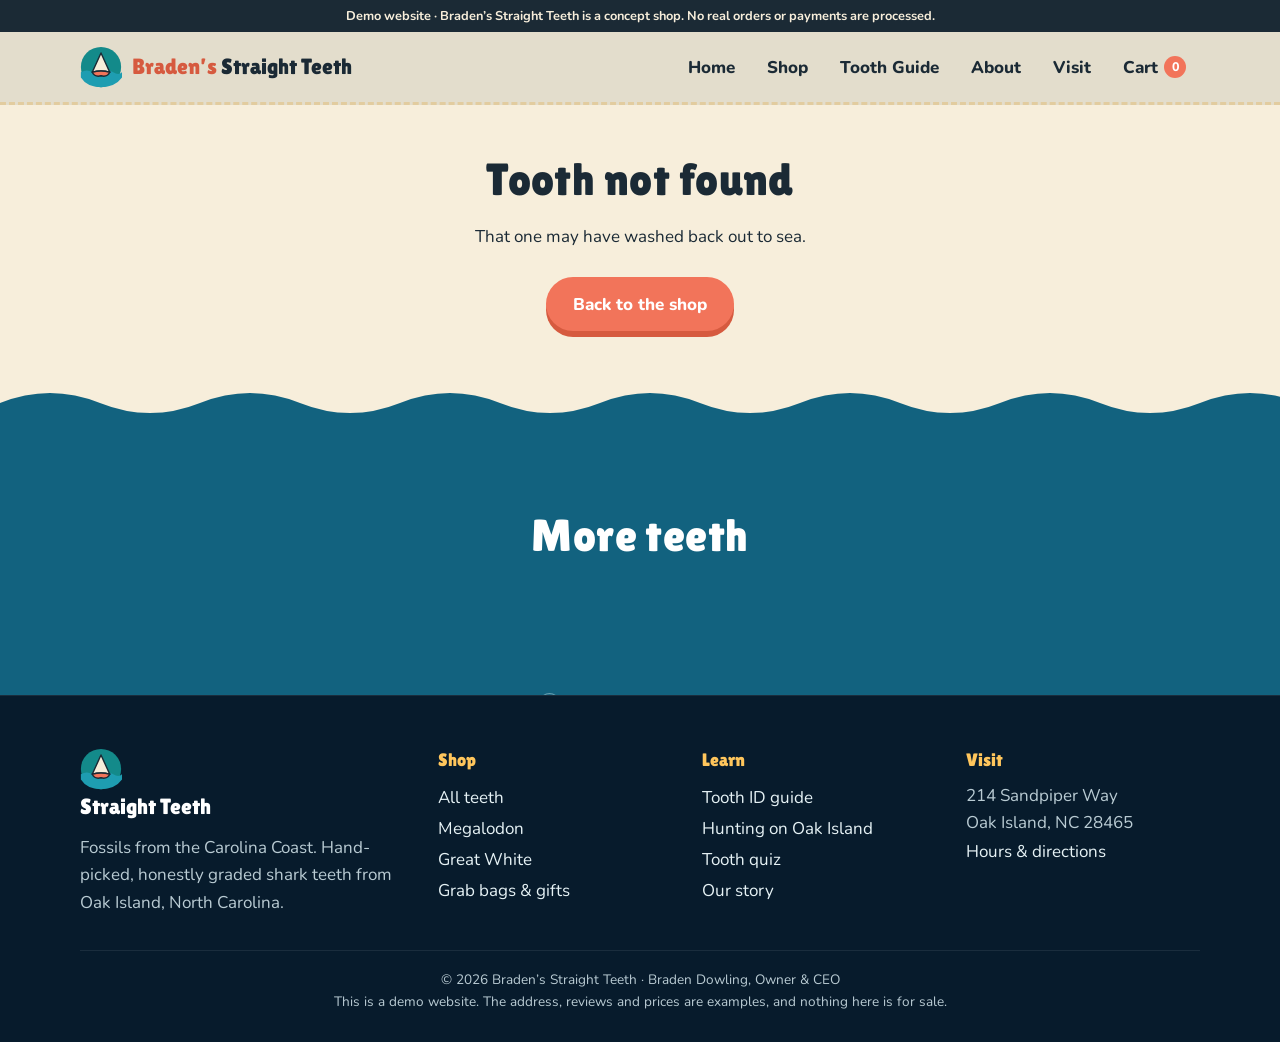
<file: tooth.html>
<!doctype html>
<html lang="en">
<head>
  <meta charset="utf-8">
  <meta name="viewport" content="width=device-width, initial-scale=1">
  <title>Shark Tooth · Braden’s Straight Teeth</title>
  <link rel="preconnect" href="https://fonts.googleapis.com">
  <link rel="preconnect" href="https://fonts.gstatic.com" crossorigin>
  <link href="https://fonts.googleapis.com/css2?family=Lilita+One&family=Nunito:wght@400;700;800;900&display=swap" rel="stylesheet">
  <link rel="stylesheet" href="css/style.css">
  <link rel="icon" href="favicon.svg" type="image/svg+xml">
</head>
<body data-page="tooth">
  <div id="site-header"></div>

  <section class="band sand flat" style="padding-top:50px">
    <div class="wrap" id="product"></div>
  </section>

  <section class="band mid">
    <div class="bubbles" data-count="12"></div>
    <div class="wrap">
      <div class="section-head"><h2 id="related-title">More teeth</h2></div>
      <div class="grid" id="related"></div>
    </div>
  </section>

  <div id="site-footer"></div>
  <script src="js/data.js"></script>
  <script src="js/teeth.js"></script>
  <script src="js/app.js"></script>
</body>
</html>
</file>
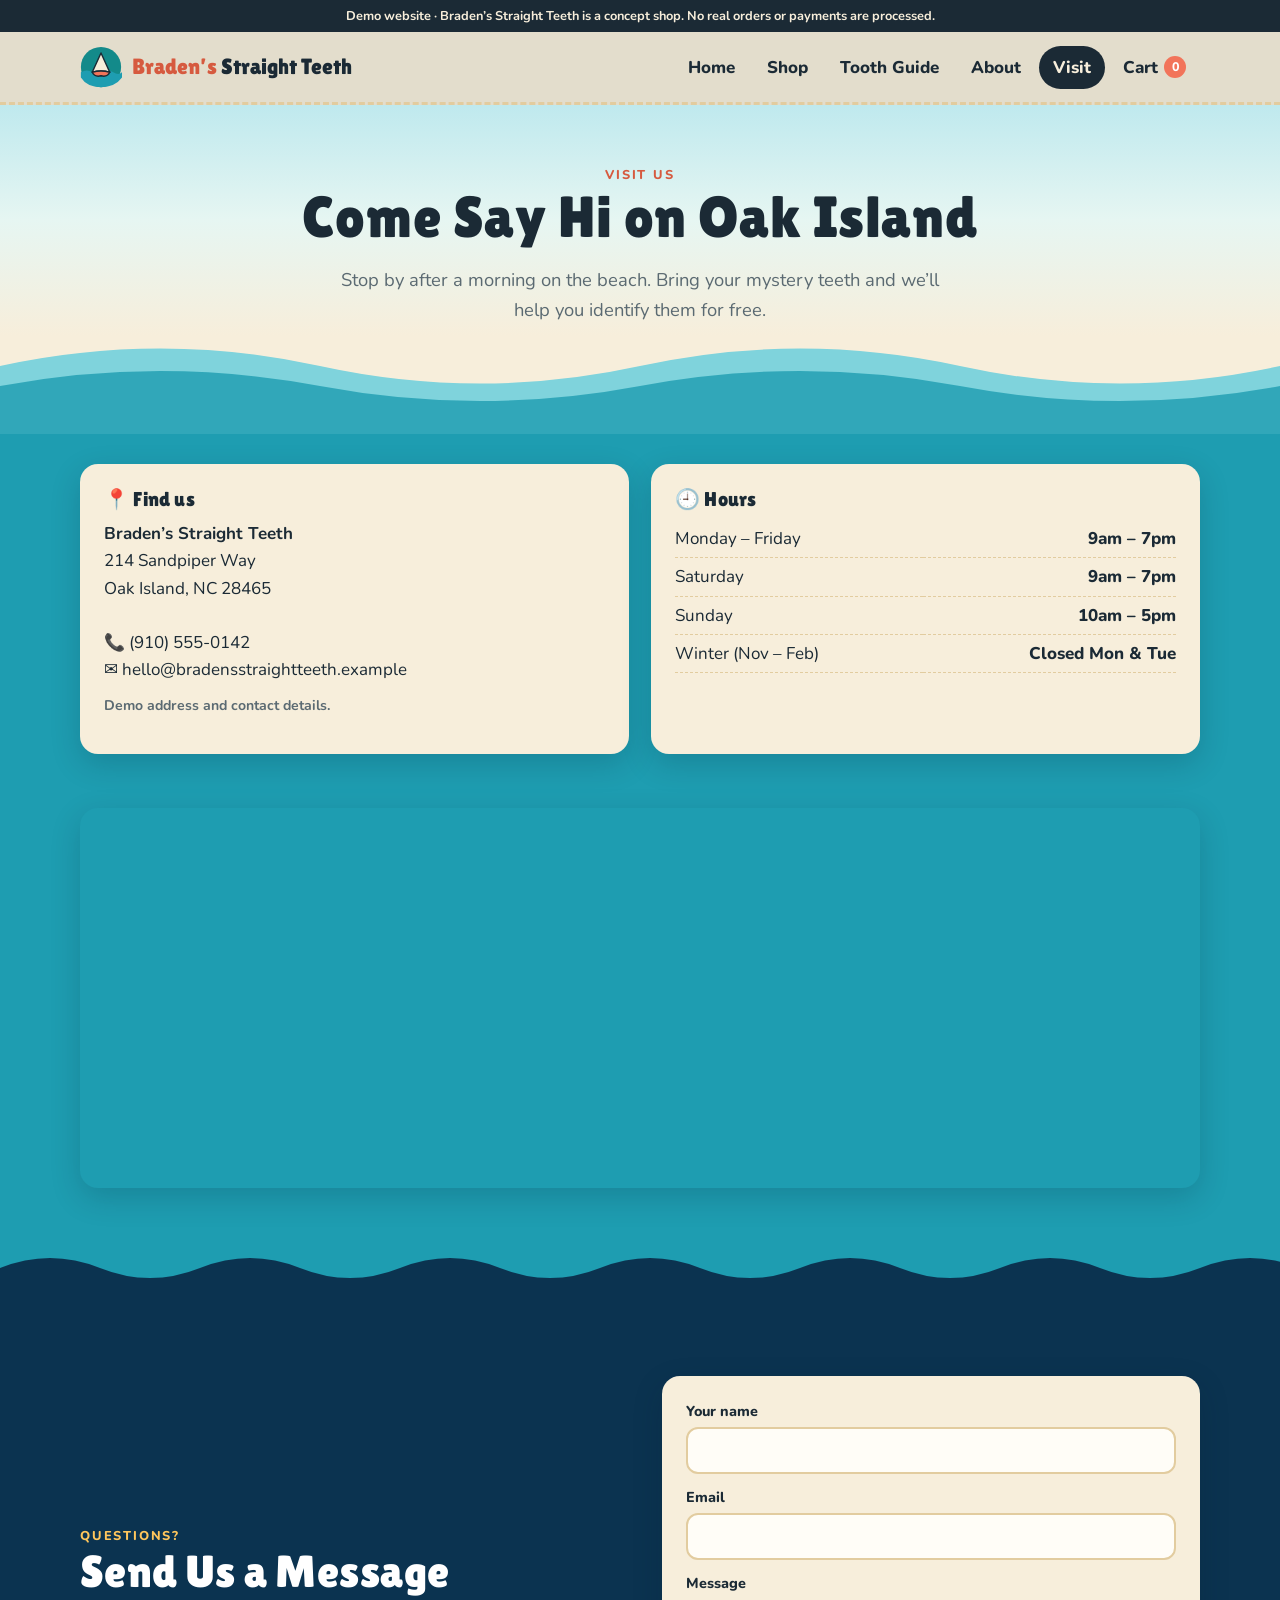
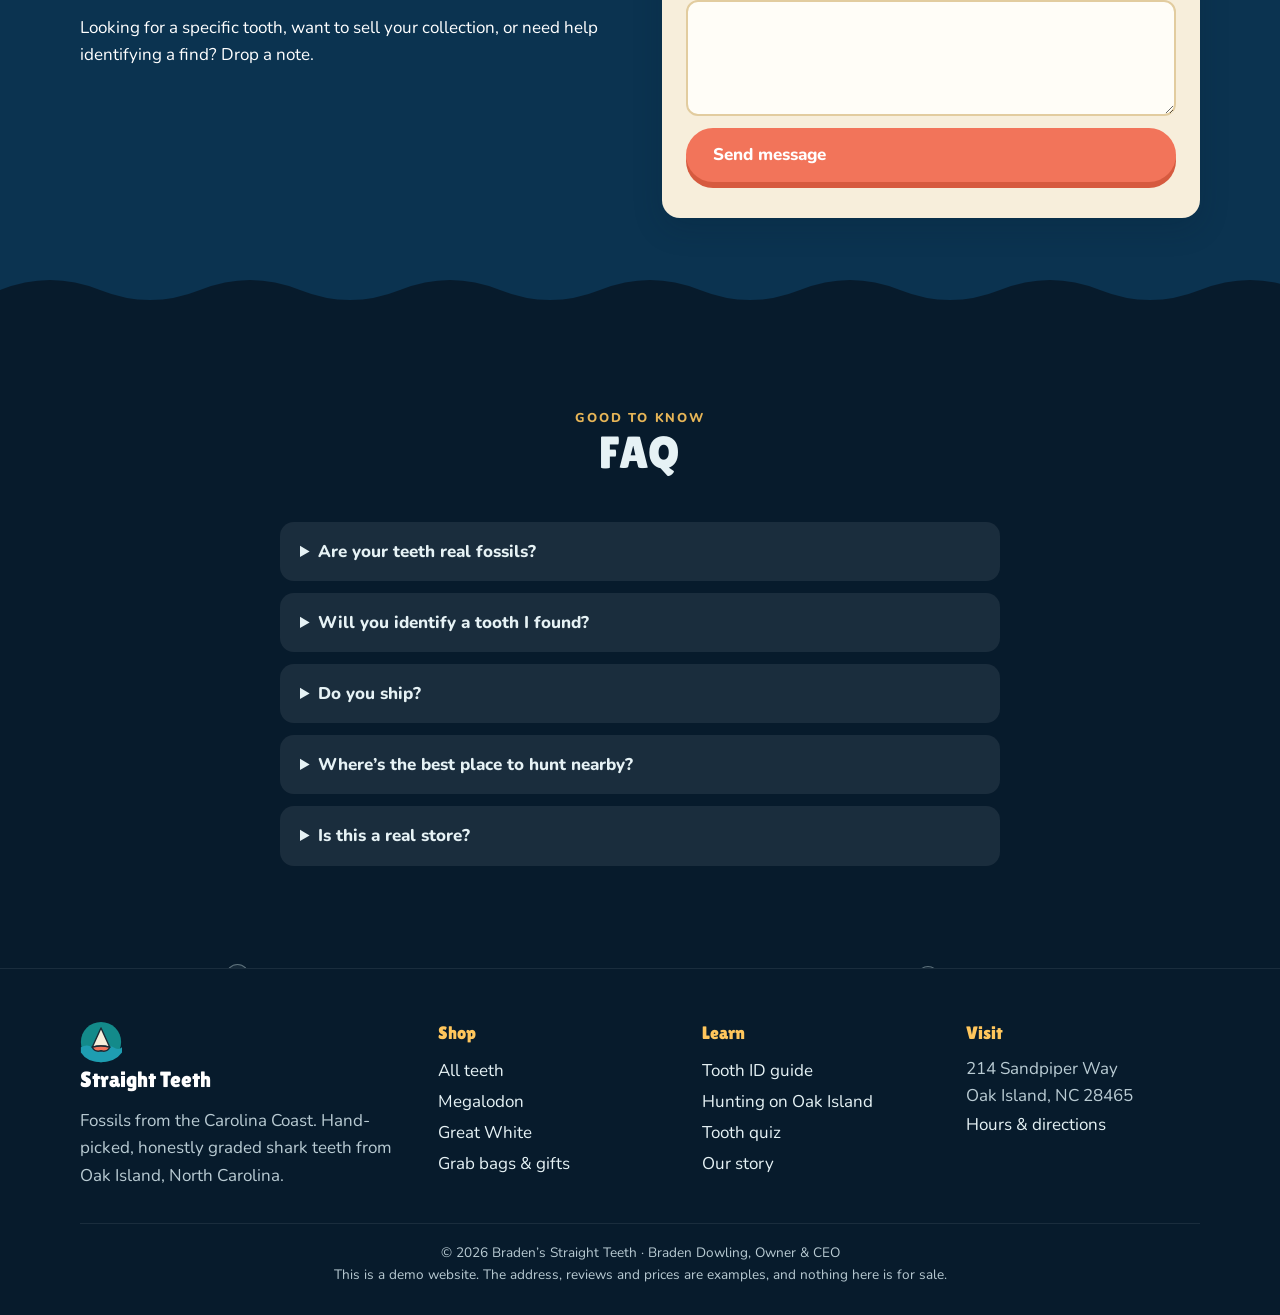
<file: visit.html>
<!doctype html>
<html lang="en">
<head>
  <meta charset="utf-8">
  <meta name="viewport" content="width=device-width, initial-scale=1">
  <title>Visit Us · Braden’s Straight Teeth</title>
  <meta name="description" content="Hours, directions and contact for Braden’s Straight Teeth on Oak Island, NC. (Demo site)">
  <link rel="preconnect" href="https://fonts.googleapis.com">
  <link rel="preconnect" href="https://fonts.gstatic.com" crossorigin>
  <link href="https://fonts.googleapis.com/css2?family=Lilita+One&family=Nunito:wght@400;700;800;900&display=swap" rel="stylesheet">
  <link rel="stylesheet" href="css/style.css">
  <link rel="icon" href="favicon.svg" type="image/svg+xml">
</head>
<body data-page="visit">
  <div id="site-header"></div>

  <section class="hero page-hero">
    <div class="wrap" style="grid-template-columns:1fr;text-align:center">
      <div>
        <p class="eyebrow">Visit Us</p>
        <h1>Come Say Hi on Oak Island</h1>
        <p class="lead" style="margin:16px auto 0">Stop by after a morning on the beach. Bring your mystery teeth and we’ll help you identify them for free.</p>
      </div>
    </div>
    <div class="waves" aria-hidden="true">
      <svg viewBox="0 0 1600 120" preserveAspectRatio="none"><path d="M0 50 Q100 15 200 50 T400 50 T600 50 T800 50 T1000 50 T1200 50 T1400 50 T1600 50 V120 H0Z" fill="#7fd3dc"/></svg>
      <svg viewBox="0 0 1600 120" preserveAspectRatio="none"><path d="M0 70 Q100 40 200 70 T400 70 T600 70 T800 70 T1000 70 T1200 70 T1400 70 T1600 70 V120 H0Z" fill="#1e9db1"/></svg>
    </div>
  </section>

  <section class="band shallow flat" style="padding-top:30px">
    <div class="wrap">
      <div class="info-cards">
        <div class="info-card">
          <h3>📍 Find us</h3>
          <p><b>Braden’s Straight Teeth</b><br>214 Sandpiper Way<br>Oak Island, NC 28465</p><br>
          <p>📞 (910) 555-0142<br>✉️ hello@bradensstraightteeth.example</p>
          <p class="meta" style="margin-top:12px">Demo address and contact details.</p>
        </div>
        <div class="info-card">
          <h3>🕘 Hours</h3>
          <table class="hours">
            <tr><td>Monday – Friday</td><td>9am – 7pm</td></tr>
            <tr><td>Saturday</td><td>9am – 7pm</td></tr>
            <tr><td>Sunday</td><td>10am – 5pm</td></tr>
            <tr><td>Winter (Nov – Feb)</td><td>Closed Mon &amp; Tue</td></tr>
          </table>
        </div>
      </div>
      <br><br>
      <iframe class="map" title="Map of Oak Island, NC" loading="lazy"
        src="https://www.openstreetmap.org/export/embed.html?bbox=-78.2400%2C33.8850%2C-78.0300%2C33.9400&amp;layer=mapnik"></iframe>
    </div>
  </section>

  <section class="band deep">
    <div class="bubbles" data-count="12"></div>
    <div class="wrap split">
      <div>
        <p class="eyebrow">Questions?</p>
        <h2>Send Us a Message</h2>
        <p>Looking for a specific tooth, want to sell your collection, or need help identifying a find? Drop a note.</p>
      </div>
      <form class="form info-card" id="contact-form">
        <label>Your name <input type="text" required></label>
        <label>Email <input type="email" required></label>
        <label>Message <textarea rows="4" required></textarea></label>
        <button class="btn btn-coral" type="submit">Send message</button>
        <p class="form-msg" id="form-msg" role="status"></p>
      </form>
    </div>
  </section>

  <section class="band abyss">
    <div class="bubbles" data-count="14"></div>
    <div class="wrap faq" style="max-width:760px">
      <div class="section-head"><p class="eyebrow">Good to know</p><h2>FAQ</h2></div>
      <details><summary>Are your teeth real fossils?</summary><p>Yes. Every tooth is a genuine fossil except the clearly labeled megalodon replica.</p></details>
      <details><summary>Will you identify a tooth I found?</summary><p>Always, and always free. Bring it in or send a photo through the contact form.</p></details>
      <details><summary>Do you ship?</summary><p>Teeth are padded, boxed and shipped coast to coast. Orders over $75 ship free.</p></details>
      <details><summary>Where’s the best place to hunt nearby?</summary><p>Anywhere along Oak Island’s shoreline at low tide, especially after a storm. Check out our <a href="guide.html#hunt" style="color:var(--sun)">hunting tips</a>.</p></details>
      <details><summary>Is this a real store?</summary><p>Not yet! Braden’s Straight Teeth is a demo website. The address, phone number, reviews and prices are examples.</p></details>
    </div>
  </section>

  <div id="site-footer"></div>
  <script src="js/data.js"></script>
  <script src="js/teeth.js"></script>
  <script src="js/app.js"></script>
</body>
</html>
</file>
<file: css/style.css>
/* Braden’s Straight Teeth — beach shop up top, deep ocean below */
:root {
  --sand: #f7eedb;
  --sand-2: #efe1c3;
  --sand-3: #e2cc9f;
  --ink: #1b2a35;
  --muted: #5b6a72;
  --teal: #138a8a;
  --seaglass: #3cc2b0;
  --coral: #f2745a;
  --coral-dark: #d65a3f;
  --sun: #ffc65c;
  --shallow: #1e9db1;
  --mid: #12627f;
  --deep: #0b3350;
  --abyss: #071b2c;
  --foam: #e9fbfb;
  --radius: 18px;
  --shadow: 0 10px 30px rgba(7, 27, 44, .18);
  --head: "Lilita One", "Arial Rounded MT Bold", system-ui, sans-serif;
  --body: "Nunito", system-ui, -apple-system, "Segoe UI", sans-serif;
}

* { box-sizing: border-box; margin: 0; padding: 0; }
html { scroll-behavior: smooth; }
body { font: 17px/1.6 var(--body); color: var(--ink); background: var(--abyss); overflow-x: hidden; }
img, svg { display: block; max-width: 100%; }
a { color: inherit; }
button { font: inherit; cursor: pointer; }
h1, h2, h3 { font-family: var(--head); font-weight: 400; line-height: 1.1; letter-spacing: .01em; }
h1 { font-size: clamp(2.4rem, 6.5vw, 4.4rem); }
h2 { font-size: clamp(1.9rem, 4.5vw, 2.8rem); margin-bottom: .4em; }
h3 { font-size: 1.25rem; }
.wrap { max-width: 1160px; margin: 0 auto; padding: 0 20px; }
.eyebrow { font-weight: 800; text-transform: uppercase; letter-spacing: .14em; font-size: .8rem; color: var(--coral-dark); }
.lead { font-size: 1.15rem; max-width: 620px; }

/* ---------- Buttons ---------- */
.btn { display: inline-flex; align-items: center; gap: .5em; border: 0; border-radius: 999px; padding: .8em 1.6em;
  font-weight: 800; text-decoration: none; transition: transform .15s, box-shadow .15s, background .15s; }
.btn:hover { transform: translateY(-2px); }
.btn-coral { background: var(--coral); color: #fff; box-shadow: 0 6px 0 var(--coral-dark); }
.btn-coral:hover { box-shadow: 0 8px 0 var(--coral-dark); }
.btn-ghost { background: transparent; color: var(--ink); border: 2.5px solid var(--ink); }
.btn-light { background: var(--foam); color: var(--deep); }
.btn-sm { padding: .5em 1.1em; font-size: .9rem; }
.btn[disabled] { opacity: .5; cursor: not-allowed; transform: none; }

/* ---------- Demo strip + header ---------- */
.demo-strip { background: var(--ink); color: var(--sand); text-align: center; font-size: .8rem; padding: 6px 16px; font-weight: 700; }
.site-header { position: sticky; top: 0; z-index: 50; background: rgba(247, 238, 219, .92); backdrop-filter: blur(10px);
  border-bottom: 3px dashed var(--sand-3); }
.site-header .wrap { display: flex; align-items: center; justify-content: space-between; height: 70px; }
.brand { display: flex; align-items: center; gap: 10px; text-decoration: none; font-family: var(--head); font-size: 1.35rem; color: var(--ink); }
.brand svg { width: 42px; height: 42px; }
.brand b { color: var(--coral-dark); font-weight: 400; }
.site-nav { display: flex; align-items: center; gap: 4px; }
.site-nav a { text-decoration: none; font-weight: 800; padding: 8px 14px; border-radius: 999px; color: var(--ink); }
.site-nav a:hover { background: var(--sand-2); }
.site-nav a.active { background: var(--ink); color: var(--sand); }
.cart-link { display: inline-flex; align-items: center; gap: 6px; }
.cart-count { background: var(--coral); color: #fff; border-radius: 999px; min-width: 22px; height: 22px; font-size: .78rem;
  display: inline-grid; place-items: center; padding: 0 6px; }
.nav-toggle { display: none; background: none; border: 0; font-size: 1.8rem; color: var(--ink); }

@media (max-width: 820px) {
  .nav-toggle { display: block; }
  .site-nav { position: absolute; top: 70px; left: 0; right: 0; flex-direction: column; align-items: stretch;
    background: var(--sand); padding: 10px 16px 18px; border-bottom: 3px dashed var(--sand-3); display: none; }
  .site-nav.open { display: flex; }
  .site-nav a { padding: 12px 14px; }
}

/* ---------- Sections & waves ---------- */
.band { position: relative; padding: 90px 0; background: var(--bg); color: var(--fg, var(--ink)); }
.band::before { content: ""; position: absolute; left: 0; right: 0; top: -38px; height: 40px; background: var(--bg);
  -webkit-mask: url("data:image/svg+xml,%3Csvg xmlns='http://www.w3.org/2000/svg' viewBox='0 0 400 40' preserveAspectRatio='none'%3E%3Cpath d='M0 20 Q50 0 100 20 T200 20 T300 20 T400 20 V40 H0Z'/%3E%3C/svg%3E") repeat-x 0 0 / 400px 40px;
          mask: url("data:image/svg+xml,%3Csvg xmlns='http://www.w3.org/2000/svg' viewBox='0 0 400 40' preserveAspectRatio='none'%3E%3Cpath d='M0 20 Q50 0 100 20 T200 20 T300 20 T400 20 V40 H0Z'/%3E%3C/svg%3E") repeat-x 0 0 / 400px 40px; }
.band.flat::before { display: none; }
.sand { --bg: var(--sand); }
.sand-2 { --bg: var(--sand-2); }
.shallow { --bg: var(--shallow); --fg: #fff; }
.mid { --bg: var(--mid); --fg: #fff; }
.deep { --bg: var(--deep); --fg: #fff; }
.abyss { --bg: var(--abyss); --fg: #e6f2f5; }
.shallow .eyebrow, .mid .eyebrow, .deep .eyebrow, .abyss .eyebrow { color: var(--sun); }
.section-head { text-align: center; margin-bottom: 44px; }
.section-head p { margin: 0 auto; max-width: 600px; opacity: .85; }

.bubbles { position: absolute; inset: 0; overflow: hidden; pointer-events: none; }
.bubble { position: absolute; bottom: -20px; border-radius: 50%; border: 1.5px solid rgba(233, 251, 251, .35);
  background: rgba(233, 251, 251, .06); animation: rise linear infinite; }
@keyframes rise { to { transform: translateY(-110vh) translateX(20px); opacity: 0; } }
.band > .wrap { position: relative; }

/* ---------- Hero ---------- */
.hero { position: relative; background: linear-gradient(180deg, #bfe9ee 0%, #e6f6f2 35%, var(--sand) 70%); padding: 70px 0 150px; overflow: hidden; }
.hero .wrap { display: grid; grid-template-columns: 1.1fr .9fr; align-items: center; gap: 30px; }
.hero h1 span { color: var(--coral-dark); }
.hero .lead { margin: 18px 0 30px; color: var(--muted); }
.hero-actions { display: flex; flex-wrap: wrap; gap: 14px; }
.hero-art { position: relative; display: grid; place-items: center; }
.hero-art .sun { position: absolute; width: 78%; aspect-ratio: 1; border-radius: 50%;
  background: radial-gradient(circle, #ffe3a1 0%, var(--sun) 55%, rgba(255, 198, 92, 0) 72%); }
.hero-art .tooth { position: relative; width: min(340px, 80%); animation: bob 5s ease-in-out infinite; filter: drop-shadow(0 18px 18px rgba(7, 27, 44, .25)); }
@keyframes bob { 50% { transform: translateY(-14px) rotate(3deg); } }
.hero-tag { position: absolute; bottom: 6%; right: 4%; background: #fff; border-radius: 14px; padding: 10px 14px; box-shadow: var(--shadow);
  font-weight: 800; font-size: .9rem; transform: rotate(-4deg); }
.hero-tag small { display: block; color: var(--muted); font-weight: 700; }
.waves { position: absolute; left: 0; right: 0; bottom: -2px; height: 120px; }
.waves svg { position: absolute; bottom: 0; width: 200%; max-width: none; height: 100%; animation: drift 14s linear infinite; }
.waves svg:nth-child(2) { animation-duration: 9s; animation-direction: reverse; opacity: .8; }
@keyframes drift { to { transform: translateX(-50%); } }
.page-hero { padding: 60px 0 110px; }
.page-hero h1 { font-size: clamp(2.2rem, 5.5vw, 3.6rem); }

@media (max-width: 820px) {
  .hero .wrap { grid-template-columns: 1fr; text-align: center; }
  .hero .lead { margin-left: auto; margin-right: auto; }
  .hero-actions { justify-content: center; }
  .hero-art { order: -1; width: 280px; height: 260px; margin: 0 auto; }
  .hero-art .sun { width: 100%; }
  .hero-art .tooth { width: 190px; }
  .hero-tag { right: -20px; bottom: 0; }
}

/* ---------- Value props ---------- */
.props { display: grid; grid-template-columns: repeat(3, 1fr); gap: 22px; }
.prop { background: rgba(255, 255, 255, .12); border: 2px solid rgba(255, 255, 255, .25); border-radius: var(--radius); padding: 24px; }
.prop .icon { font-size: 2rem; }
.prop h3 { margin: 8px 0 6px; }
.prop p { opacity: .9; font-size: .97rem; }
@media (max-width: 820px) { .props { grid-template-columns: 1fr; } }

/* ---------- Product cards ---------- */
.grid { display: grid; grid-template-columns: repeat(auto-fill, minmax(220px, 1fr)); gap: 22px; }
.card { background: var(--sand); color: var(--ink); border-radius: var(--radius); overflow: hidden; box-shadow: var(--shadow);
  display: flex; flex-direction: column; transition: transform .2s; }
.card:hover { transform: translateY(-5px) rotate(-.4deg); }
.card-art { position: relative; display: block; background: radial-gradient(circle at 50% 40%, #fffaf0 0%, var(--sand-2) 70%); padding: 18px 26px 6px; }
.card-art svg { width: 100%; height: 180px; transition: transform .3s; }
.card:hover .card-art svg { transform: scale(1.06) rotate(-3deg); }
.badges { position: absolute; top: 10px; left: 10px; right: 10px; display: flex; flex-wrap: wrap; gap: 6px; }
.badge { font-size: .7rem; font-weight: 900; text-transform: uppercase; letter-spacing: .06em; padding: 4px 9px; border-radius: 999px; background: var(--ink); color: var(--sand); }
.badge.pick { background: var(--coral); color: #fff; }
.badge.sold { background: #8b8f94; color: #fff; }
.badge.grade-Museum { background: var(--sun); color: var(--ink); }
.badge.grade-Collector { background: var(--teal); color: #fff; }
.card-body { padding: 14px 18px 18px; display: flex; flex-direction: column; flex: 1; }
.card-body h3 a { text-decoration: none; }
.card-body h3 a:hover { color: var(--coral-dark); }
.meta { color: var(--muted); font-size: .88rem; font-weight: 700; margin: 4px 0 12px; }
.card-foot { margin-top: auto; display: flex; align-items: center; justify-content: space-between; }
.price { font-family: var(--head); font-size: 1.5rem; color: var(--teal); }
.btn-add { background: var(--ink); color: var(--sand); border: 0; border-radius: 999px; padding: 8px 16px; font-weight: 800; }
.btn-add:hover { background: var(--coral); color: #fff; }
.btn-add[disabled] { background: #b8b2a4; cursor: not-allowed; }

/* ---------- Tooth of the week ---------- */
.totw { display: grid; grid-template-columns: .9fr 1.1fr; gap: 40px; align-items: center; }
.totw-art { background: radial-gradient(circle, rgba(255, 255, 255, .22), rgba(255, 255, 255, 0) 70%); border-radius: 50%; padding: 30px; }
.totw-art svg { width: 100%; max-height: 380px; animation: bob 6s ease-in-out infinite; }
.totw .price { color: var(--sun); font-size: 2.2rem; }
.facts { list-style: none; display: grid; grid-template-columns: 1fr 1fr; gap: 10px; margin: 20px 0 26px; }
.facts li { background: rgba(255, 255, 255, .1); border-radius: 12px; padding: 10px 14px; font-size: .92rem; }
.facts b { display: block; font-size: .72rem; text-transform: uppercase; letter-spacing: .1em; opacity: .7; }
@media (max-width: 820px) { .totw { grid-template-columns: 1fr; } .totw-art { max-width: 320px; margin: 0 auto; } }

/* ---------- Size comparator ---------- */
.compare { background: rgba(255, 255, 255, .06); border: 2px solid rgba(255, 255, 255, .15); border-radius: var(--radius); padding: 26px; }
.compare-controls { display: flex; flex-wrap: wrap; gap: 14px; justify-content: center; margin-bottom: 20px; }
.compare-controls label { font-weight: 800; font-size: .9rem; display: flex; flex-direction: column; gap: 6px; }
select, input[type=search], input[type=text], input[type=email], textarea {
  font: inherit; padding: 10px 14px; border-radius: 12px; border: 2px solid var(--sand-3); background: #fffdf7; color: var(--ink); }
.stage { position: relative; display: flex; align-items: flex-end; justify-content: center; gap: 32px;
  padding: 0 10px 0 60px; border-bottom: 3px solid var(--sun); }
.stage .item { display: flex; flex-direction: column; align-items: center; gap: 10px; text-align: center; font-weight: 800; font-size: .85rem; line-height: 1.2; }
.ruler { position: absolute; left: 10px; bottom: 0; width: 30px; border-right: 3px solid var(--sun); }
.ruler span { position: absolute; right: 0; transform: translateY(50%); font-size: .72rem; font-weight: 800; color: var(--sun); padding-right: 12px; }
.ruler span::after { content: ""; position: absolute; right: 0; top: 50%; width: 8px; height: 2px; background: var(--sun); }
.quarter { width: 36px; aspect-ratio: 1; border-radius: 50%; background: radial-gradient(circle at 35% 35%, #e8e8e8, #9a9da2);
  border: 2px solid #7c7f84; }

/* ---------- Owner teaser / reviews ---------- */
.owner { display: grid; grid-template-columns: auto 1fr; gap: 30px; align-items: center; background: var(--sand); color: var(--ink);
  border-radius: 26px; padding: 34px; box-shadow: var(--shadow); }
.monogram { width: 120px; aspect-ratio: 1; border-radius: 50%; display: grid; place-items: center; background: var(--coral);
  color: #fff; font-family: var(--head); font-size: 2.8rem; border: 6px solid #fff; box-shadow: 0 0 0 4px var(--coral); }
.owner .role { font-weight: 900; color: var(--teal); margin-bottom: 8px; }
@media (max-width: 640px) { .owner { grid-template-columns: 1fr; text-align: center; } .monogram { margin: 0 auto; } }
.reviews { display: grid; grid-template-columns: repeat(3, 1fr); gap: 20px; }
.review { background: rgba(255, 255, 255, .07); border-radius: var(--radius); padding: 22px; border: 1px solid rgba(255, 255, 255, .12); }
.review .stars { color: var(--sun); letter-spacing: 2px; }
.review p { margin: 10px 0; font-size: .97rem; }
.review cite { font-style: normal; font-weight: 800; font-size: .88rem; opacity: .75; }
.demo-note { text-align: center; font-size: .8rem; opacity: .6; margin-top: 18px; }
@media (max-width: 820px) { .reviews { grid-template-columns: 1fr; } }

.visit-strip { display: grid; grid-template-columns: repeat(3, 1fr); gap: 20px; text-align: center; }
.visit-strip div { background: rgba(255, 255, 255, .06); border-radius: var(--radius); padding: 22px; }
.visit-strip h3 { color: var(--sun); margin-bottom: 6px; }
@media (max-width: 820px) { .visit-strip { grid-template-columns: 1fr; } }

/* ---------- Shop ---------- */
.shop-layout { display: grid; grid-template-columns: 250px 1fr; gap: 28px; align-items: start; }
.filters { position: sticky; top: 90px; background: var(--sand); color: var(--ink); border-radius: var(--radius); padding: 20px; box-shadow: var(--shadow); }
.filters h3 { font-size: 1rem; margin: 16px 0 8px; }
.filters h3:first-child { margin-top: 0; }
.filters input[type=search], .filters select { width: 100%; }
.chips { display: flex; flex-wrap: wrap; gap: 6px; }
.chip { border: 2px solid var(--sand-3); background: #fffdf7; color: var(--ink); border-radius: 999px; padding: 4px 11px; font-size: .82rem; font-weight: 800; }
.chip.on { background: var(--teal); border-color: var(--teal); color: #fff; }
.range-row { display: flex; justify-content: space-between; font-weight: 800; font-size: .85rem; }
input[type=range] { width: 100%; accent-color: var(--coral); }
.shop-top { display: flex; justify-content: space-between; align-items: center; margin-bottom: 18px; gap: 12px; flex-wrap: wrap; color: #fff; }
.shop-top p { font-weight: 800; }
.empty { text-align: center; padding: 60px 20px; color: #fff; }
.link-btn { background: none; border: 0; color: var(--coral-dark); font-weight: 800; text-decoration: underline; }
@media (max-width: 820px) { .shop-layout { grid-template-columns: 1fr; } .filters { position: static; } }

/* ---------- Product page ---------- */
.product { display: grid; grid-template-columns: 1fr 1fr; gap: 40px; align-items: start; }
.product-art { background: radial-gradient(circle at 50% 40%, #fffaf0, var(--sand-2) 70%); border-radius: 26px; padding: 40px; box-shadow: var(--shadow); position: relative; }
.product-art svg { width: 100%; max-height: 460px; }
.product .badges { position: static; margin-bottom: 12px; }
.product .price { font-size: 2.4rem; margin: 10px 0 18px; display: block; }
.buy-row { display: flex; gap: 12px; align-items: center; flex-wrap: wrap; }
.qty { display: inline-flex; align-items: center; border: 2.5px solid var(--ink); border-radius: 999px; overflow: hidden; }
.qty button { background: none; border: 0; width: 38px; height: 40px; font-weight: 900; font-size: 1.1rem; color: var(--ink); }
.qty span { min-width: 30px; text-align: center; font-weight: 900; }
.spec-table { width: 100%; border-collapse: collapse; margin: 26px 0; font-size: .95rem; }
.spec-table th, .spec-table td { text-align: left; padding: 9px 4px; border-bottom: 2px dashed var(--sand-3); }
.spec-table th { width: 40%; color: var(--muted); font-weight: 800; }
.note { background: #fff; border-left: 5px solid var(--coral); border-radius: 12px; padding: 14px 18px; font-size: .95rem; }
.crumbs { font-size: .9rem; font-weight: 700; margin-bottom: 18px; color: var(--muted); }
.crumbs a { color: var(--teal); }
@media (max-width: 820px) { .product { grid-template-columns: 1fr; } }

/* ---------- Cart ---------- */
.cart-layout { display: grid; grid-template-columns: 1fr 320px; gap: 28px; align-items: start; }
.cart-list { display: flex; flex-direction: column; gap: 14px; }
.cart-row { display: grid; grid-template-columns: 80px 1fr auto auto; gap: 16px; align-items: center; background: var(--sand); color: var(--ink);
  border-radius: var(--radius); padding: 12px 16px; box-shadow: var(--shadow); }
.cart-row svg { width: 80px; height: 80px; }
.cart-row h3 { font-size: 1.05rem; }
.cart-row h3 a { text-decoration: none; }
.cart-row .line { font-family: var(--head); font-size: 1.2rem; color: var(--teal); min-width: 70px; text-align: right; }
.remove { background: none; border: 0; color: var(--coral-dark); font-weight: 800; font-size: .85rem; }
.summary { background: var(--sand); color: var(--ink); border-radius: var(--radius); padding: 22px; box-shadow: var(--shadow); position: sticky; top: 90px; }
.summary div { display: flex; justify-content: space-between; padding: 6px 0; }
.summary .total { border-top: 2px dashed var(--sand-3); margin-top: 8px; padding-top: 12px; font-family: var(--head); font-size: 1.4rem; }
.summary .btn { width: 100%; justify-content: center; margin-top: 16px; }
.summary small { display: block; color: var(--muted); margin-top: 10px; text-align: center; }
@media (max-width: 820px) {
  .cart-layout { grid-template-columns: 1fr; }
  .cart-row { grid-template-columns: 60px 1fr; }
  .cart-row svg { width: 60px; height: 60px; }
  .cart-row .qty, .cart-row .line { grid-column: 2; justify-self: start; text-align: left; }
}

/* ---------- Modal + toast ---------- */
.modal { position: fixed; inset: 0; background: rgba(7, 27, 44, .7); display: none; place-items: center; z-index: 100; padding: 20px; }
.modal.open { display: grid; }
.modal-box { background: var(--sand); color: var(--ink); border-radius: 24px; padding: 34px; max-width: 440px; text-align: center; box-shadow: var(--shadow); }
.modal-box h2 { margin: 10px 0; }
.modal-box p { margin-bottom: 20px; }
.modal-box .btn { margin: 4px; }
.toast { position: fixed; bottom: 22px; left: 50%; transform: translate(-50%, 120px); background: var(--ink); color: var(--sand);
  padding: 12px 22px; border-radius: 999px; font-weight: 800; z-index: 120; transition: transform .3s; box-shadow: var(--shadow); }
.toast.show { transform: translate(-50%, 0); }

/* ---------- Guide ---------- */
.species-grid { display: grid; grid-template-columns: repeat(auto-fill, minmax(260px, 1fr)); gap: 22px; }
.species { background: var(--sand); color: var(--ink); border-radius: var(--radius); padding: 20px; box-shadow: var(--shadow); display: flex; flex-direction: column; scroll-margin-top: 100px; }
.species svg { height: 140px; width: 100%; margin-bottom: 10px; }
.species .sci { font-style: italic; color: var(--muted); font-size: .9rem; }
.species dl { display: grid; grid-template-columns: auto 1fr; gap: 2px 12px; font-size: .88rem; margin: 10px 0; }
.species dt { font-weight: 900; color: var(--muted); }
.species p { font-size: .94rem; margin-bottom: 12px; }
.species .tag { align-self: flex-start; font-size: .72rem; font-weight: 900; text-transform: uppercase; background: var(--seaglass); color: #fff; padding: 3px 9px; border-radius: 999px; margin-bottom: 8px; }
.species .btn { margin-top: auto; align-self: flex-start; }
.tips { counter-reset: tip; display: grid; grid-template-columns: repeat(2, 1fr); gap: 18px; list-style: none; }
.tips li { position: relative; background: rgba(255, 255, 255, .1); border-radius: var(--radius); padding: 20px 20px 20px 70px; }
.tips li::before { counter-increment: tip; content: counter(tip); position: absolute; left: 18px; top: 18px; width: 38px; height: 38px;
  border-radius: 50%; background: var(--sun); color: var(--ink); font-family: var(--head); display: grid; place-items: center; font-size: 1.2rem; }
.tips h3 { margin-bottom: 4px; }
@media (max-width: 820px) { .tips { grid-template-columns: 1fr; } }
.grades { display: grid; grid-template-columns: repeat(3, 1fr); gap: 18px; }
.grades div { background: var(--sand); border-radius: var(--radius); padding: 20px; }
.grades .badge { display: inline-block; margin-bottom: 8px; }
@media (max-width: 820px) { .grades { grid-template-columns: 1fr; } }
.quiz { max-width: 560px; margin: 0 auto; text-align: center; background: var(--sand); color: var(--ink); border-radius: 26px; padding: 30px; box-shadow: var(--shadow); }
.quiz svg { height: 200px; width: 100%; margin: 10px 0 18px; }
.quiz-options { display: grid; gap: 10px; }
.quiz-options button { border: 2.5px solid var(--ink); background: #fffdf7; color: var(--ink); border-radius: 14px; padding: 12px; font-weight: 800; }
.quiz-options button:hover:not([disabled]) { background: var(--sand-2); }
.quiz-options button.right { background: var(--seaglass); border-color: var(--seaglass); color: #fff; }
.quiz-options button.wrong { background: var(--coral); border-color: var(--coral); color: #fff; }
.quiz-feedback { min-height: 3em; margin: 14px 0 6px; font-weight: 700; }
.score { font-weight: 900; color: var(--teal); }

/* ---------- About / Visit ---------- */
.split { display: grid; grid-template-columns: 1fr 1fr; gap: 44px; align-items: center; }
.split p + p { margin-top: 14px; }
@media (max-width: 820px) { .split { grid-template-columns: 1fr; } }
.values { display: grid; grid-template-columns: repeat(4, 1fr); gap: 18px; }
.values div { background: rgba(255, 255, 255, .1); border-radius: var(--radius); padding: 22px; }
.values .icon { font-size: 1.8rem; }
@media (max-width: 820px) { .values { grid-template-columns: 1fr 1fr; } }
@media (max-width: 480px) { .values { grid-template-columns: 1fr; } }
.timeline { list-style: none; max-width: 640px; margin: 0 auto; border-left: 4px dotted var(--sun); padding-left: 26px; }
.timeline li { position: relative; margin-bottom: 26px; }
.timeline li::before { content: ""; position: absolute; left: -36px; top: 6px; width: 16px; height: 16px; border-radius: 50%; background: var(--sun); }
.timeline b { color: var(--sun); font-family: var(--head); font-size: 1.2rem; font-weight: 400; }
.info-cards { display: grid; grid-template-columns: repeat(2, 1fr); gap: 22px; }
.info-card { background: var(--sand); color: var(--ink); border-radius: var(--radius); padding: 24px; box-shadow: var(--shadow); }
.info-card h3 { margin-bottom: 10px; }
.hours { width: 100%; border-collapse: collapse; }
.hours td { padding: 5px 0; border-bottom: 1px dashed var(--sand-3); }
.hours td:last-child { text-align: right; font-weight: 800; }
.map { width: 100%; height: 380px; border: 0; border-radius: var(--radius); box-shadow: var(--shadow); }
.form { display: grid; gap: 12px; }
.form label { font-weight: 800; font-size: .9rem; display: grid; gap: 4px; }
.form-msg { font-weight: 800; color: var(--teal); }
.faq details { background: rgba(255, 255, 255, .08); border-radius: 14px; padding: 16px 20px; margin-bottom: 12px; }
.faq summary { font-weight: 800; cursor: pointer; }
.faq p { margin-top: 10px; opacity: .9; }
@media (max-width: 820px) { .info-cards { grid-template-columns: 1fr; } }

/* ---------- Footer ---------- */
.site-footer { background: var(--abyss); color: #b9cbd3; padding: 50px 0 30px; border-top: 1px solid rgba(255, 255, 255, .08); }
.footer-grid { display: grid; grid-template-columns: 1.4fr 1fr 1fr 1fr; gap: 30px; }
.site-footer h4 { color: var(--sun); font-family: var(--head); font-weight: 400; font-size: 1.1rem; margin-bottom: 8px; }
.site-footer a { color: #e6f2f5; text-decoration: none; display: block; padding: 2px 0; }
.site-footer a:hover { color: var(--sun); }
.site-footer .brand { color: #fff; margin-bottom: 8px; }
.footer-bottom { margin-top: 34px; padding-top: 18px; border-top: 1px solid rgba(255, 255, 255, .08); font-size: .85rem; text-align: center; }
@media (max-width: 820px) { .footer-grid { grid-template-columns: 1fr 1fr; } }

@media (prefers-reduced-motion: reduce) {
  *, *::before, *::after { animation: none !important; transition: none !important; }
}
</file>
